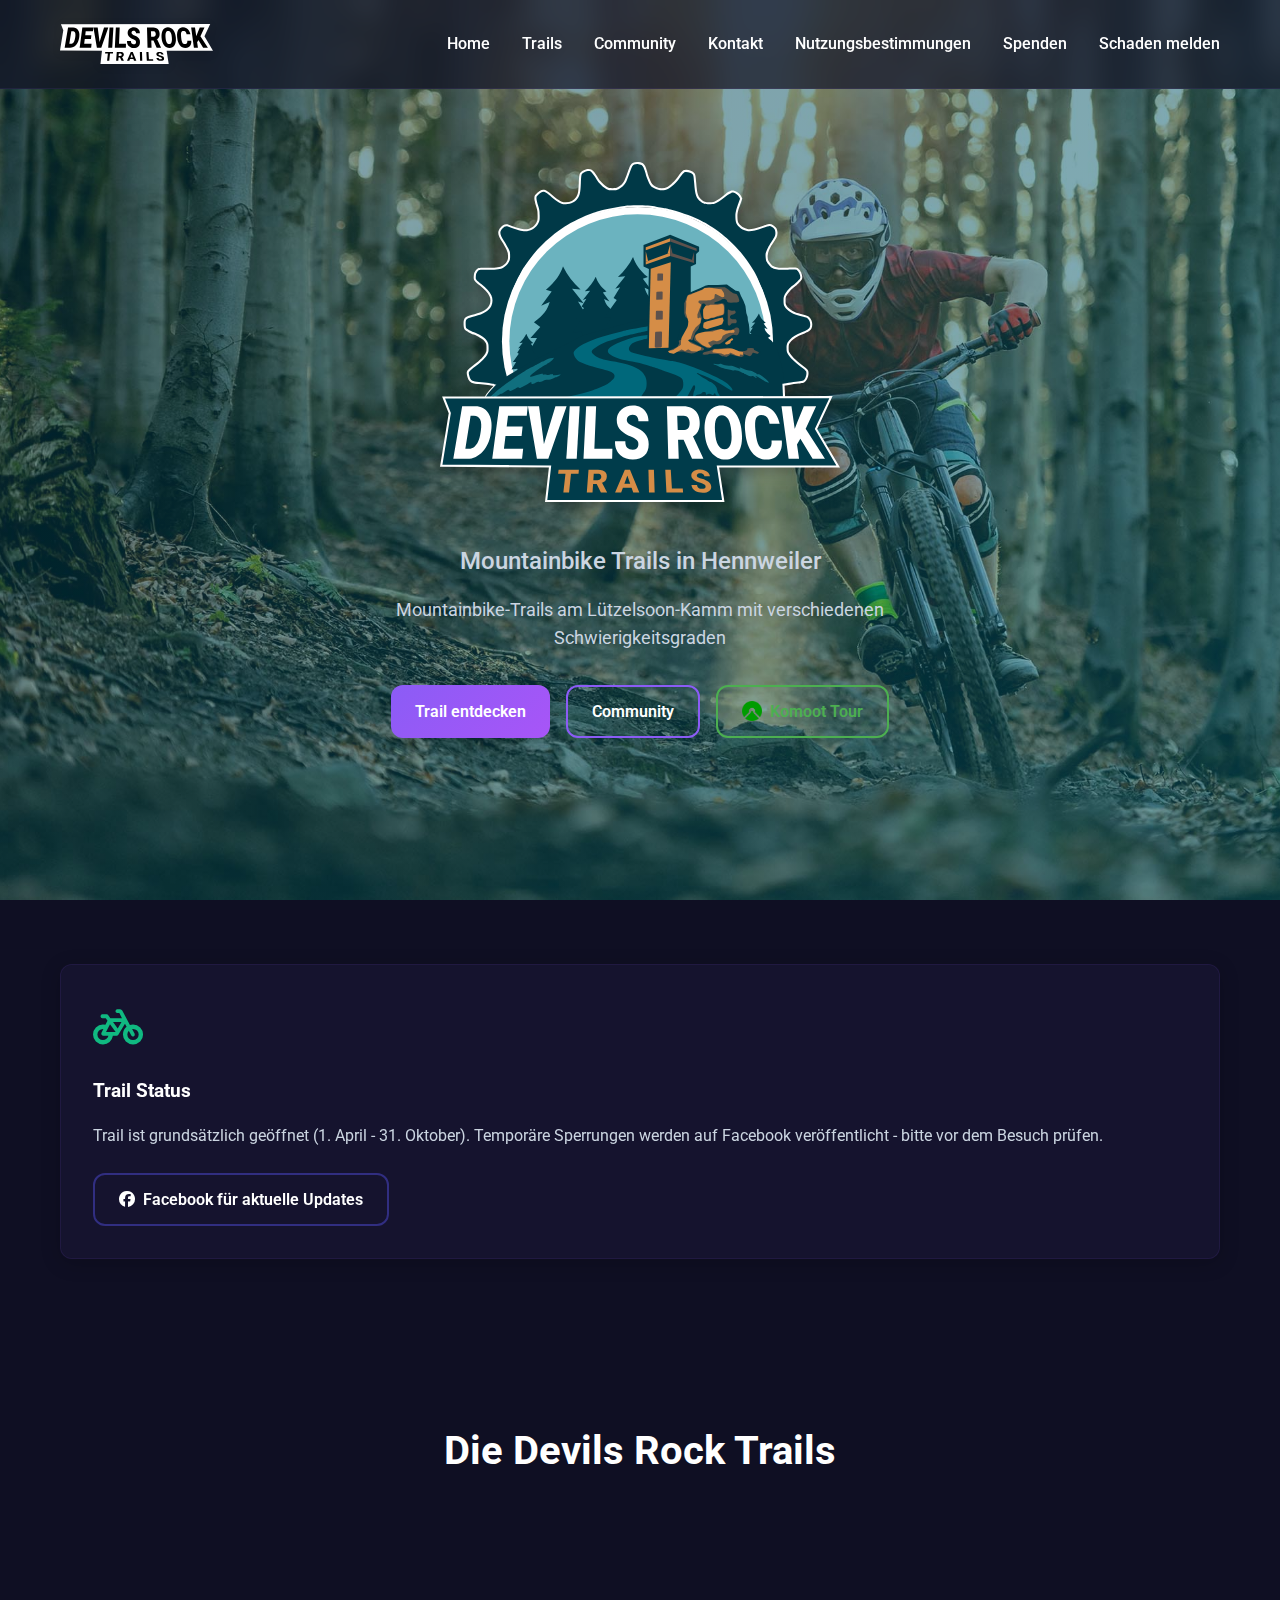
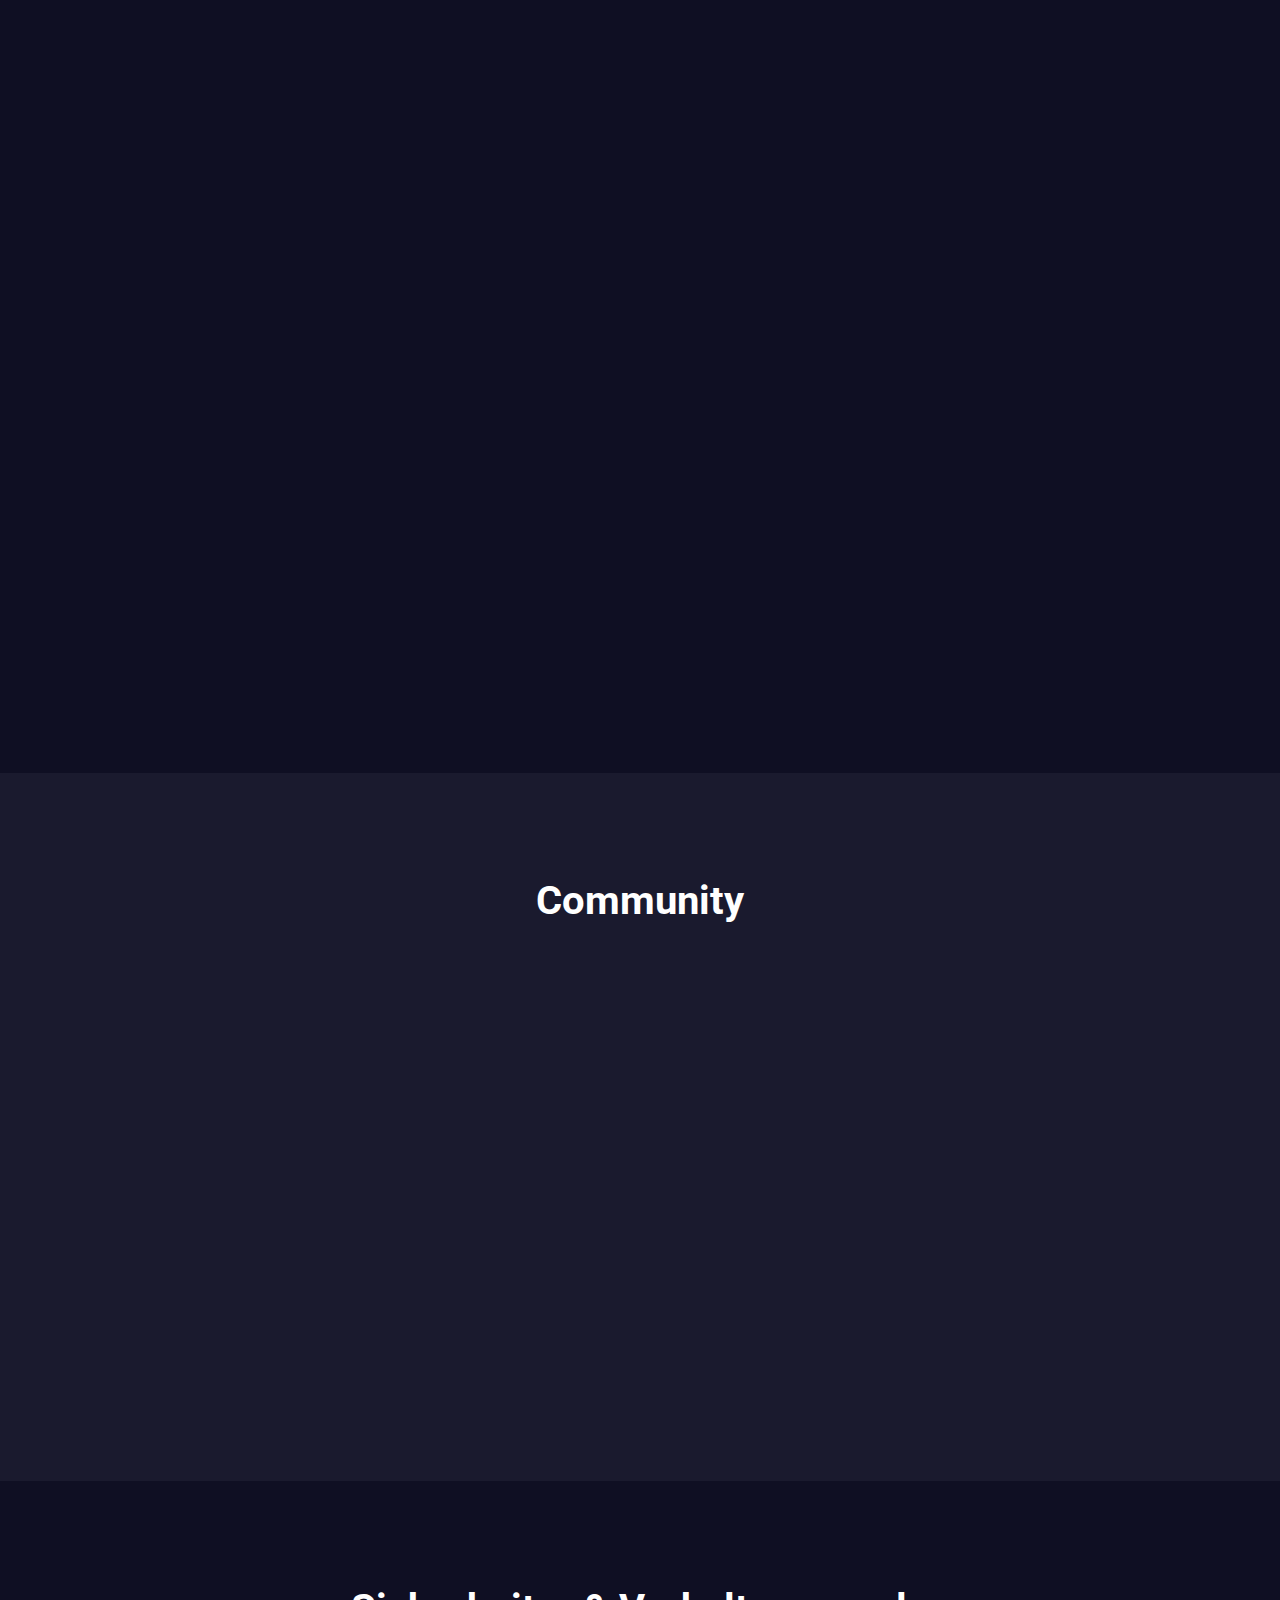
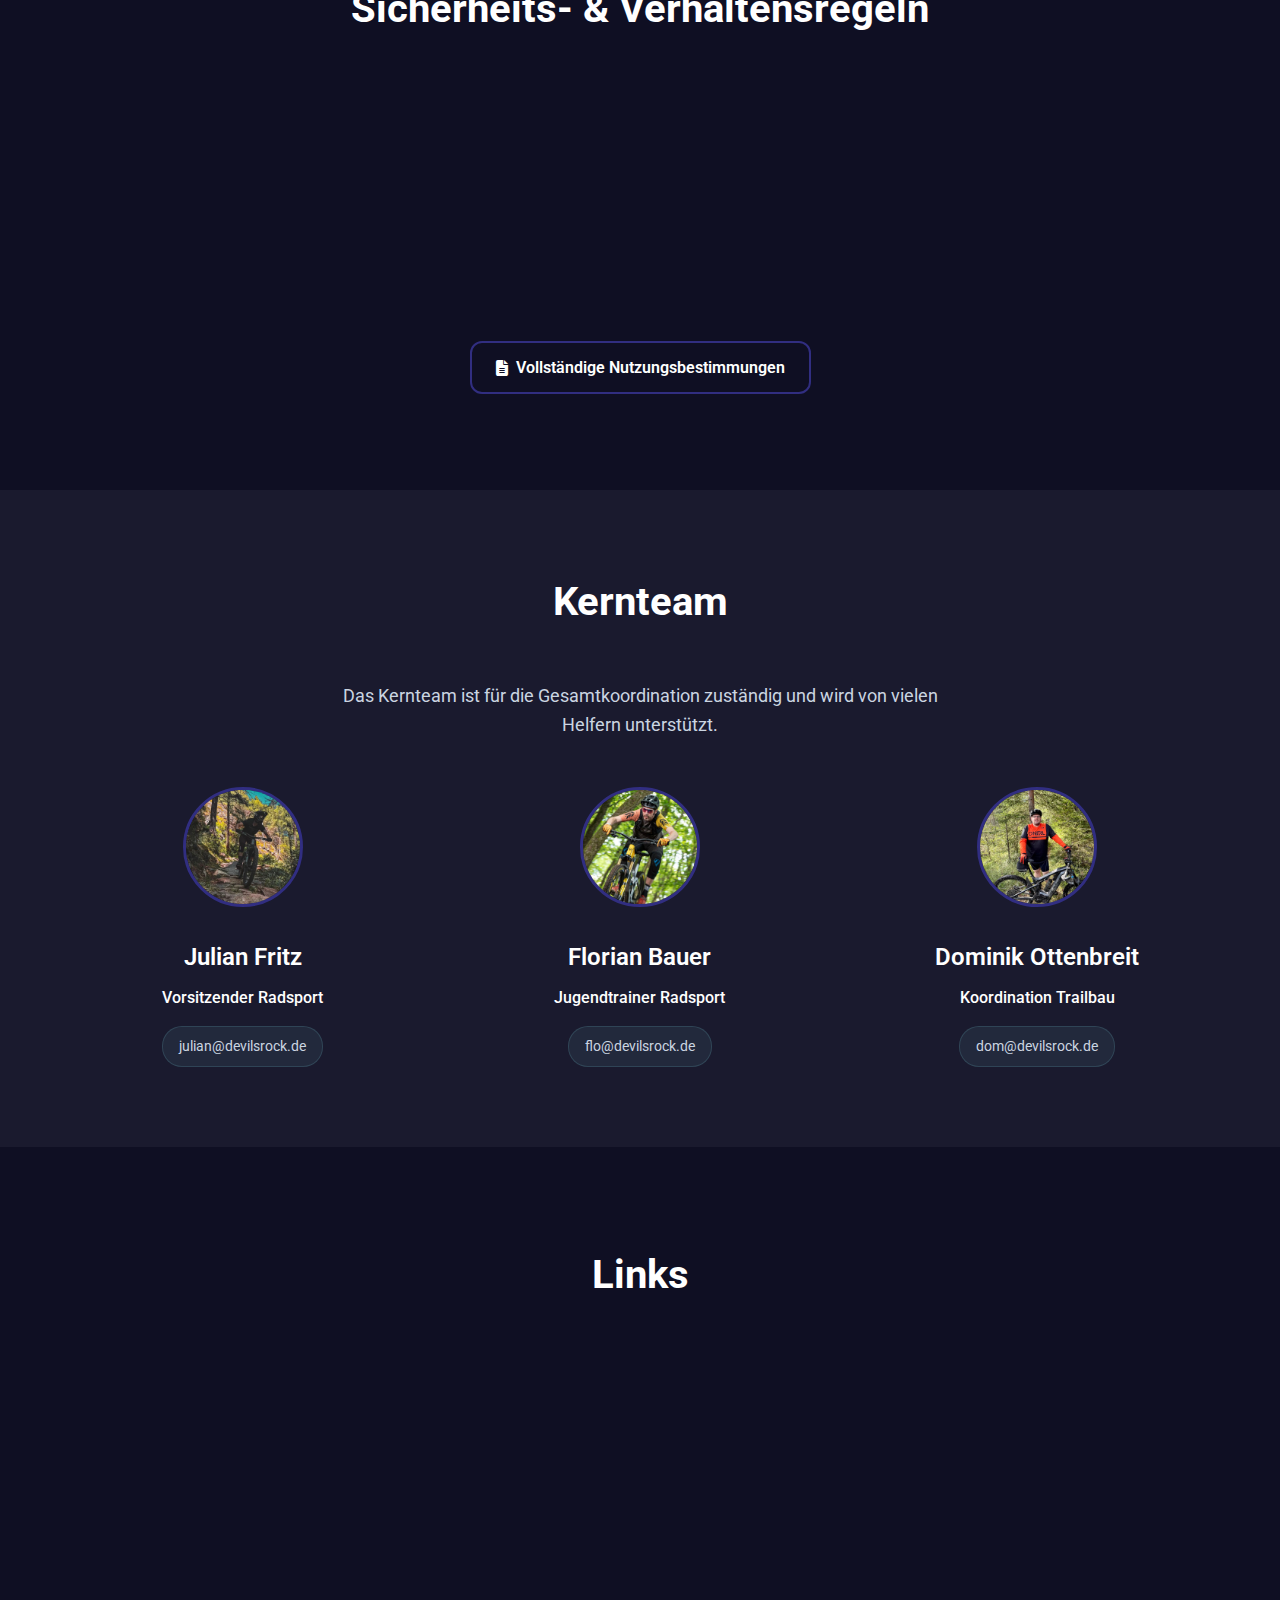
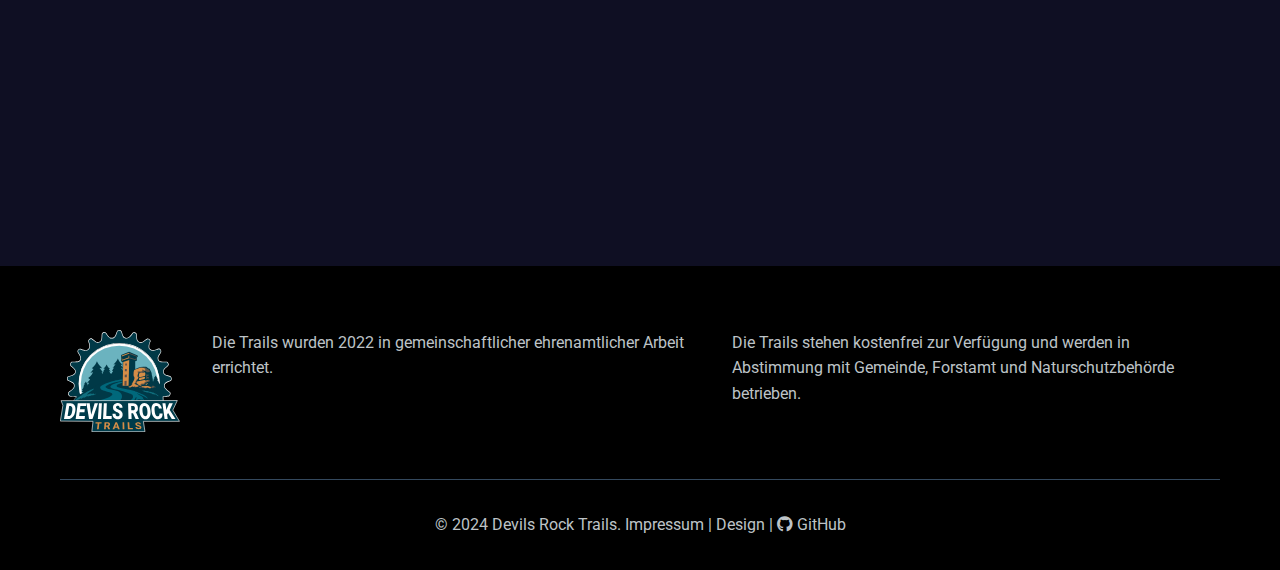
<file: index.html>
<!DOCTYPE html>
<html lang="de">
<head>
    <meta charset="UTF-8">
    <meta name="viewport" content="width=device-width, initial-scale=1.0">
    <title>Devils Rock Trails - Mountainbike Trails in Hennweiler</title>
    <meta name="description" content="Die Devils Rock Trails in Hennweiler - Mountainbike-Trails im Lützelsoon-Kamm. Kostenlos nutzbar von April bis November.">
    <link rel="icon" type="image/png" href="assets/icons/icon.png">
    <link rel="stylesheet" href="css/base.css">
    <link rel="stylesheet" href="css/components.css">
    <link rel="stylesheet" href="css/layout.css">
    <link rel="stylesheet" href="css/pages.css">
    <link rel="preconnect" href="https://fonts.googleapis.com">
    <link rel="preconnect" href="https://fonts.gstatic.com" crossorigin>
    <link href="https://fonts.googleapis.com/css2?family=Roboto:wght@300;400;500;700;900&display=swap" rel="stylesheet">
    <link rel="stylesheet" href="https://cdnjs.cloudflare.com/ajax/libs/font-awesome/6.4.0/css/all.min.css">
</head>
<body>
    <!-- Navigation -->
    <div id="nav-placeholder"></div>

    <!-- Hero Section -->
    <section id="home" class="hero">
        <div class="hero-content">
            <div class="hero-logo">
                <img src="assets/logo/logo-komplett/drt-logo-schwarzer-hintergrund.svg" alt="Devils Rock Trails Logo" class="hero-logo-img">
            </div>
            <p class="hero-subtitle">Mountainbike Trails in Hennweiler</p>
            <p class="hero-description">Mountainbike-Trails am Lützelsoon-Kamm mit verschiedenen Schwierigkeitsgraden</p>
            <div class="hero-buttons">
                <a href="#trail" class="btn btn-primary">Trail entdecken</a>
                <a href="#community" class="btn btn-secondary">Community</a>
                <a href="https://www.komoot.com/tour/2468852361" target="_blank" class="btn btn-komoot">
                    <img src="assets/icons/komoot-logo.png" alt="Komoot" class="komoot-icon">
                    Komoot Tour
                </a>
            </div>
        </div>
    </section>

    <!-- Trail Status -->
    <section class="status-section">
        <div class="container">
            <div class="status-card" id="trail-status">
                <div class="status-icon">
                    <i class="fas fa-bicycle" id="status-icon"></i>
                </div>
                <div class="status-content">
                    <h3>Trail Status</h3>
                    <p id="status-message">Lade Trail-Status...</p>
                    <a href="https://www.facebook.com/profile.php?id=100076197633953" target="_blank" class="btn btn-outline" id="status-button">
                        <i class="fab fa-facebook"></i>
                        Facebook für Updates
                    </a>
                </div>
            </div>
        </div>
    </section>

    <!-- Trail Information -->
    <section id="trail" class="trail-section">
        <div class="container">
            <h2>Die Devils Rock Trails</h2>
            <div class="trail-grid">
                <div class="trail-card">
                    <div class="card-icon">
                        <i class="fas fa-map-marker-alt"></i>
                    </div>
                    <h3>Lage & Zugang</h3>
                    <p>Der Einstieg befindet sich am Sportgelände des FC Viktoria Hennweiler. Über ausgeschilderte Forstwege gelangt man zum Trail am Kamm des Lützelsoon, östlich der Teufelshütte.</p>
                </div>
                
                <div class="trail-card">
                    <div class="card-icon">
                        <i class="fas fa-route"></i>
                    </div>
                    <h3>Streckenverlauf</h3>
                    <p>Die Trails gliedern sich in verschiedene Abschnitte: technisch anspruchsvolle Passagen, flache Übungsbereiche und flowige Abschnitte mit speziellem Sandbelag.</p>
                </div>
                
                <div class="trail-card">
                    <div class="card-icon">
                        <i class="fas fa-signal"></i>
                    </div>
                    <h3>Technikniveau</h3>
                    <p>Ideal für Mountainbiker mit sicherer Fahrtechnik. Rote Markierung erfordert technisches Können, blaue Bereiche sind einfacher befahrbar.</p>
                </div>
                
                <div class="trail-card">
                    <div class="card-icon">
                        <i class="fas fa-calendar-alt"></i>
                    </div>
                    <h3>Öffnungszeiten</h3>
                    <p>Geöffnet von 1. April bis 1. November. Bei Nässe oder Unwettern bleiben die Trails gesperrt. Aktuelle Informationen über Social Media.</p>
                </div>
                
                <div class="trail-card">
                    <div class="card-icon">
                        <i class="fas fa-child"></i>
                    </div>
                    <h3>Kinder- und Jugendtraining</h3>
                    <p>In der Regel wird in der Ferienzeit ein Kinder- und Jugendtraining im Rahmen des Ferienprogramms der VG Kirner Land angeboten.</p>
                </div>
                
                <div class="trail-card">
                    <div class="card-icon">
                        <i class="fas fa-users"></i>
                    </div>
                    <h3>Radsportabteilung FC Viktoria</h3>
                    <p>Wir sind die Radsportabteilung des FC Viktoria Hennweiler und arbeiten gemeinnützig als Sportverein für die Mountainbike-Community.</p>
                </div>
            </div>
        </div>
    </section>

    <!-- Community Section -->
    <section id="community" class="community-section">
        <div class="container">
            <h2>Community</h2>
            <div class="community-grid">
                <div class="community-card">
                    <div class="card-icon">
                        <i class="fab fa-facebook"></i>
                    </div>
                    <h3>Facebook Community</h3>
                    <p>Aktuelle Informationen, Hinweise zu Veranstaltungen, Trail-Status und Community-Updates</p>
                    <a href="https://www.facebook.com/profile.php?id=100076197633953" target="_blank" class="btn btn-primary">
                        <i class="fab fa-facebook"></i>
                        Facebook besuchen
                    </a>
                </div>
                
                <div class="community-card">
                    <div class="card-icon">
                        <i class="fab fa-whatsapp"></i>
                    </div>
                    <h3>WhatsApp Community</h3>
                    <p>Beitreten zu verschiedenen Untergruppen: Bauteam, "Bike Flohmarkt" oder "Bock zu Biken" für spontane Mountainbike-Touren</p>
                    <a href="https://chat.whatsapp.com/CEPt7TiijKc3xoyRv0TyBc?mode=ac_t" target="_blank" class="btn btn-primary">
                        <i class="fab fa-whatsapp"></i>
                        WhatsApp beitreten
                    </a>
                </div>
                
                <div class="community-card">
                    <div class="card-icon">
                        <i class="fas fa-users"></i>
                    </div>
                    <h3>Community Rides</h3>
                    <p><strong>Sommersaison:</strong> Mittwoch Abend<br><strong>Wintersaison:</strong> Sonntag Vormittag<br>News und Details über die WhatsApp Community. Gäste sind willkommen!</p>
                    <a href="https://chat.whatsapp.com/CEPt7TiijKc3xoyRv0TyBc?mode=ac_t" target="_blank" class="btn btn-primary">
                        <i class="fab fa-whatsapp"></i>
                        WhatsApp beitreten
                    </a>
                </div>
            </div>
        </div>
    </section>

    <!-- Safety Rules -->
    <section class="safety-section">
        <div class="container">
            <h2>Sicherheits- & Verhaltensregeln</h2>
            <div class="rules-grid">
                <div class="rule-item">
                    <i class="fas fa-exclamation-triangle"></i>
                    <p>Nutzung auf eigene Gefahr. Absolute Helmpflicht! Protektoren empfohlen.</p>
                </div>
                <div class="rule-item">
                    <i class="fas fa-route"></i>
                    <p>Nur beschilderte Trail-Abschnitte nutzen. Hinweise zu gesperrten Waldbereichen beachten.</p>
                </div>
                <div class="rule-item">
                    <i class="fas fa-walking"></i>
                    <p>Fußgänger haben die Trails nicht zu betreten. Bei Begegnungen mit Fußgängern bitte Rücksicht nehmen und langsam fahren.</p>
                </div>
                <div class="rule-item">
                    <i class="fas fa-heart"></i>
                    <p>Rücksicht auf andere Nutzer und Umwelt wie in den DIMB‑Trailrules beschrieben.</p>
                </div>
            </div>
            <div class="safety-footer">
                <a href="pages/nutzungsbestimmungen.html" class="btn btn-outline">
                    <i class="fas fa-file-alt"></i>
                    Vollständige Nutzungsbestimmungen
                </a>
            </div>
        </div>
    </section>

    <!-- Team Section -->
    <section id="team" class="team-section">
        <div class="container">
            <h2>Kernteam</h2>
            <p class="team-description">Das Kernteam ist für die Gesamtkoordination zuständig und wird von vielen Helfern unterstützt.</p>
            <div class="team-grid">
                <div class="team-member">
                    <img src="assets/team/julian-fritz.jpg" alt="Julian Fritz" class="team-photo">
                    <h3>Julian Fritz</h3>
                    <p class="team-role">Vorsitzender Radsport</p>
                    <a href="mailto:julian@devilsrock.de" class="team-email">julian@devilsrock.de</a>
                </div>
                
                <div class="team-member">
                    <img src="assets/team/florian-bauer.jpg" alt="Florian Bauer" class="team-photo">
                    <h3>Florian Bauer</h3>
                    <p class="team-role">Jugendtrainer Radsport</p>
                    <a href="mailto:flo@devilsrock.de" class="team-email">flo@devilsrock.de</a>
                </div>
                
                <div class="team-member">
                    <img src="assets/team/dominik-ottenbreit.jpg" alt="Dominik Ottenbreit" class="team-photo">
                    <h3>Dominik Ottenbreit</h3>
                    <p class="team-role">Koordination Trailbau</p>
                    <a href="mailto:dom@devilsrock.de" class="team-email">dom@devilsrock.de</a>
                </div>
            </div>
        </div>
    </section>

    <!-- Links Section -->
    <section class="contact-section">
        <div class="container">
            <h2>Links</h2>
            <div class="contact-grid">
                <div class="contact-card">
                    <h3>Social Media</h3>
                    <div class="social-links">
                        <a href="https://www.facebook.com/profile.php?id=100076197633953" target="_blank" class="social-link">
                            <i class="fab fa-facebook"></i>
                            <span>Facebook</span>
                        </a>
                        <a href="https://www.instagram.com/devils_rock_trail_hennweiler" target="_blank" class="social-link">
                            <i class="fab fa-instagram"></i>
                            <span>Instagram</span>
                        </a>
                        <a href="https://chat.whatsapp.com/CEPt7TiijKc3xoyRv0TyBc?mode=ac_t" target="_blank" class="social-link">
                            <i class="fab fa-whatsapp"></i>
                            <span>WhatsApp Community</span>
                        </a>
                        <a href="https://www.komoot.com/tour/2468852361" target="_blank" class="social-link">
                            <img src="assets/icons/komoot-logo.png" alt="Komoot" class="komoot-icon">
                            <span>Komoot Tour</span>
                        </a>
                    </div>
                </div>
                
                <div class="contact-card">
                    <h3>Weitere Informationen</h3>
                    <div class="info-links">
                        <a href="https://fchennweiler.de/" target="_blank" class="info-link">
                            <i class="fas fa-external-link-alt"></i>
                            <span>FC Viktoria Hennweiler</span>
                        </a>
                        <a href="https://kirner-land.de" target="_blank" class="info-link">
                            <i class="fas fa-external-link-alt"></i>
                            <span>Verbandsgemeinde Kirner Land</span>
                        </a>
                        <a href="https://hennweiler.de" target="_blank" class="info-link">
                            <i class="fas fa-external-link-alt"></i>
                            <span>Ortsgemeinde Hennweiler</span>
                        </a>
                        <a href="https://fchennweiler.de/impressum/" target="_blank" class="info-link">
                            <i class="fas fa-external-link-alt"></i>
                            <span>Impressum</span>
                        </a>
                    </div>
                </div>
            </div>
        </div>
    </section>

    <!-- Footer -->
    <div id="footer-placeholder"></div>

    <script src="components.js"></script>
    <script src="js/navigation.js"></script>
    <script src="js/animations.js"></script>
    <script src="js/trail-status.js"></script>
</body>
</html>
</file>
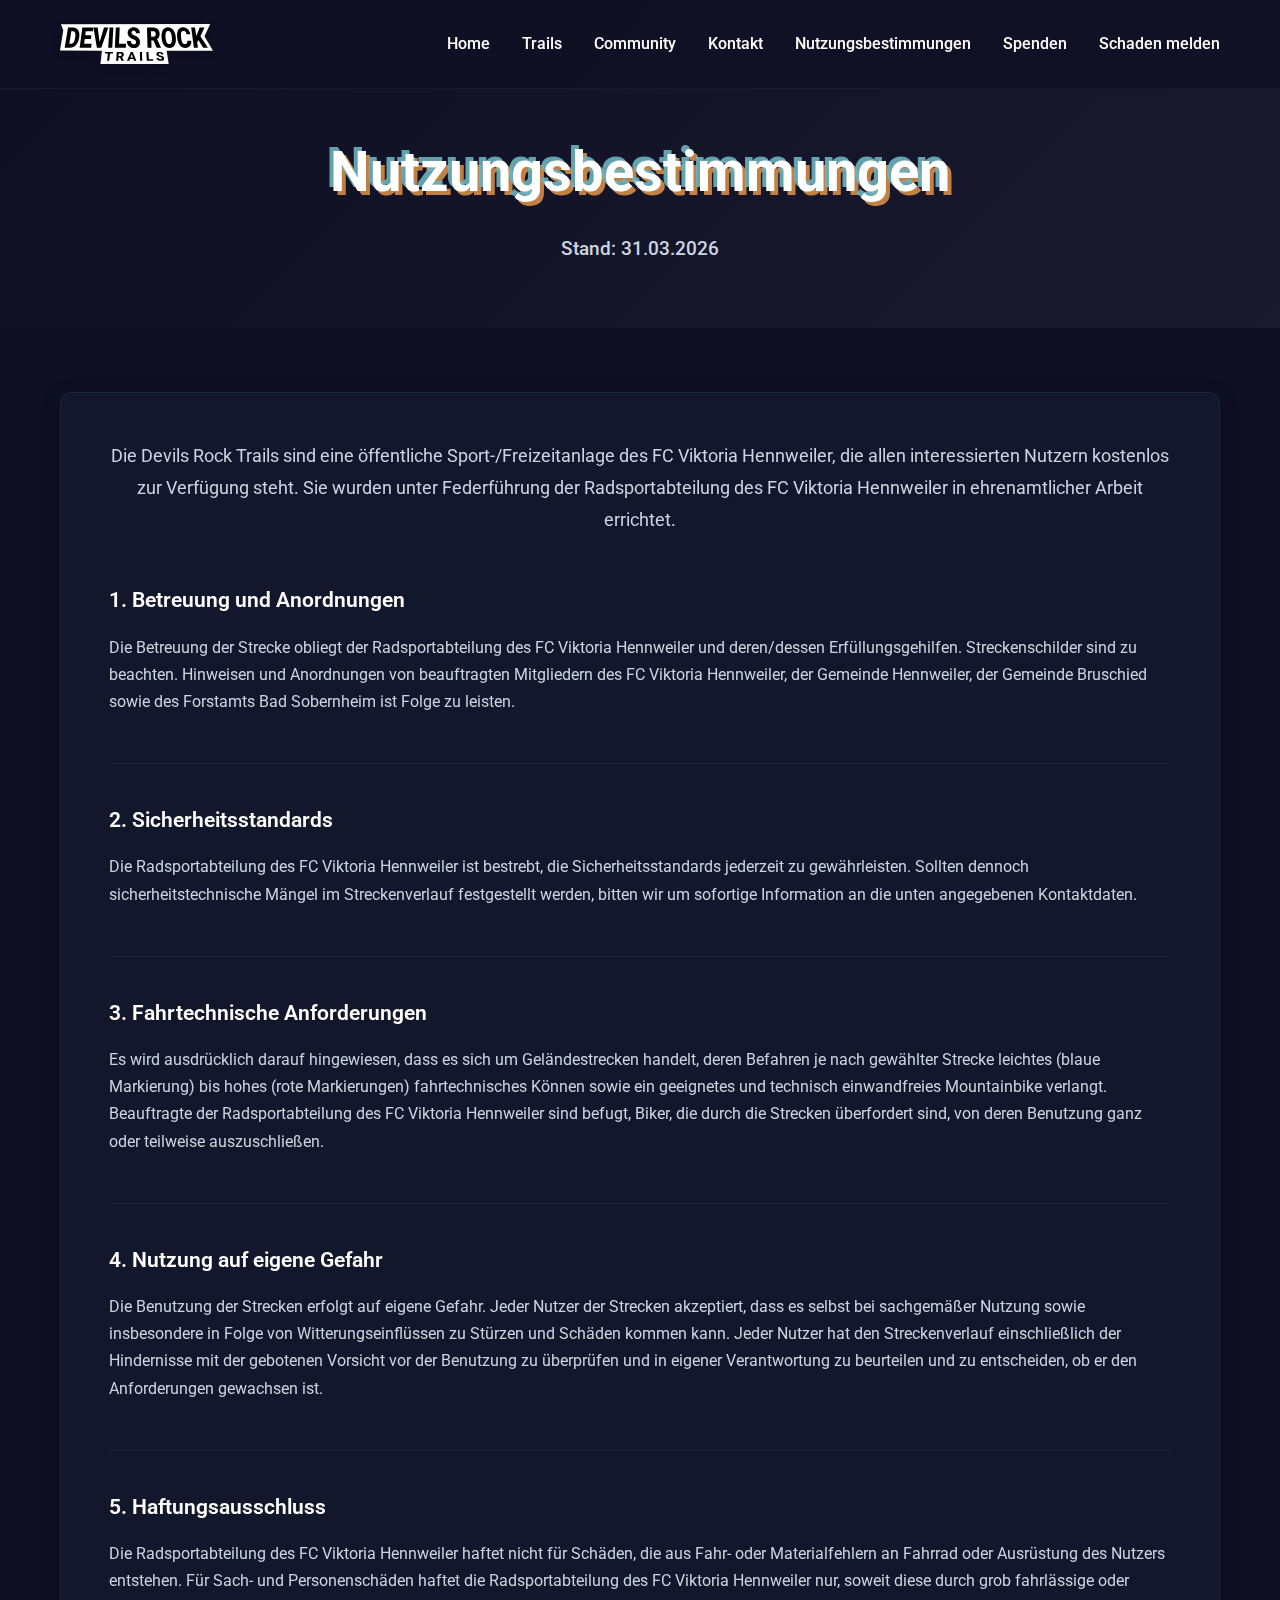
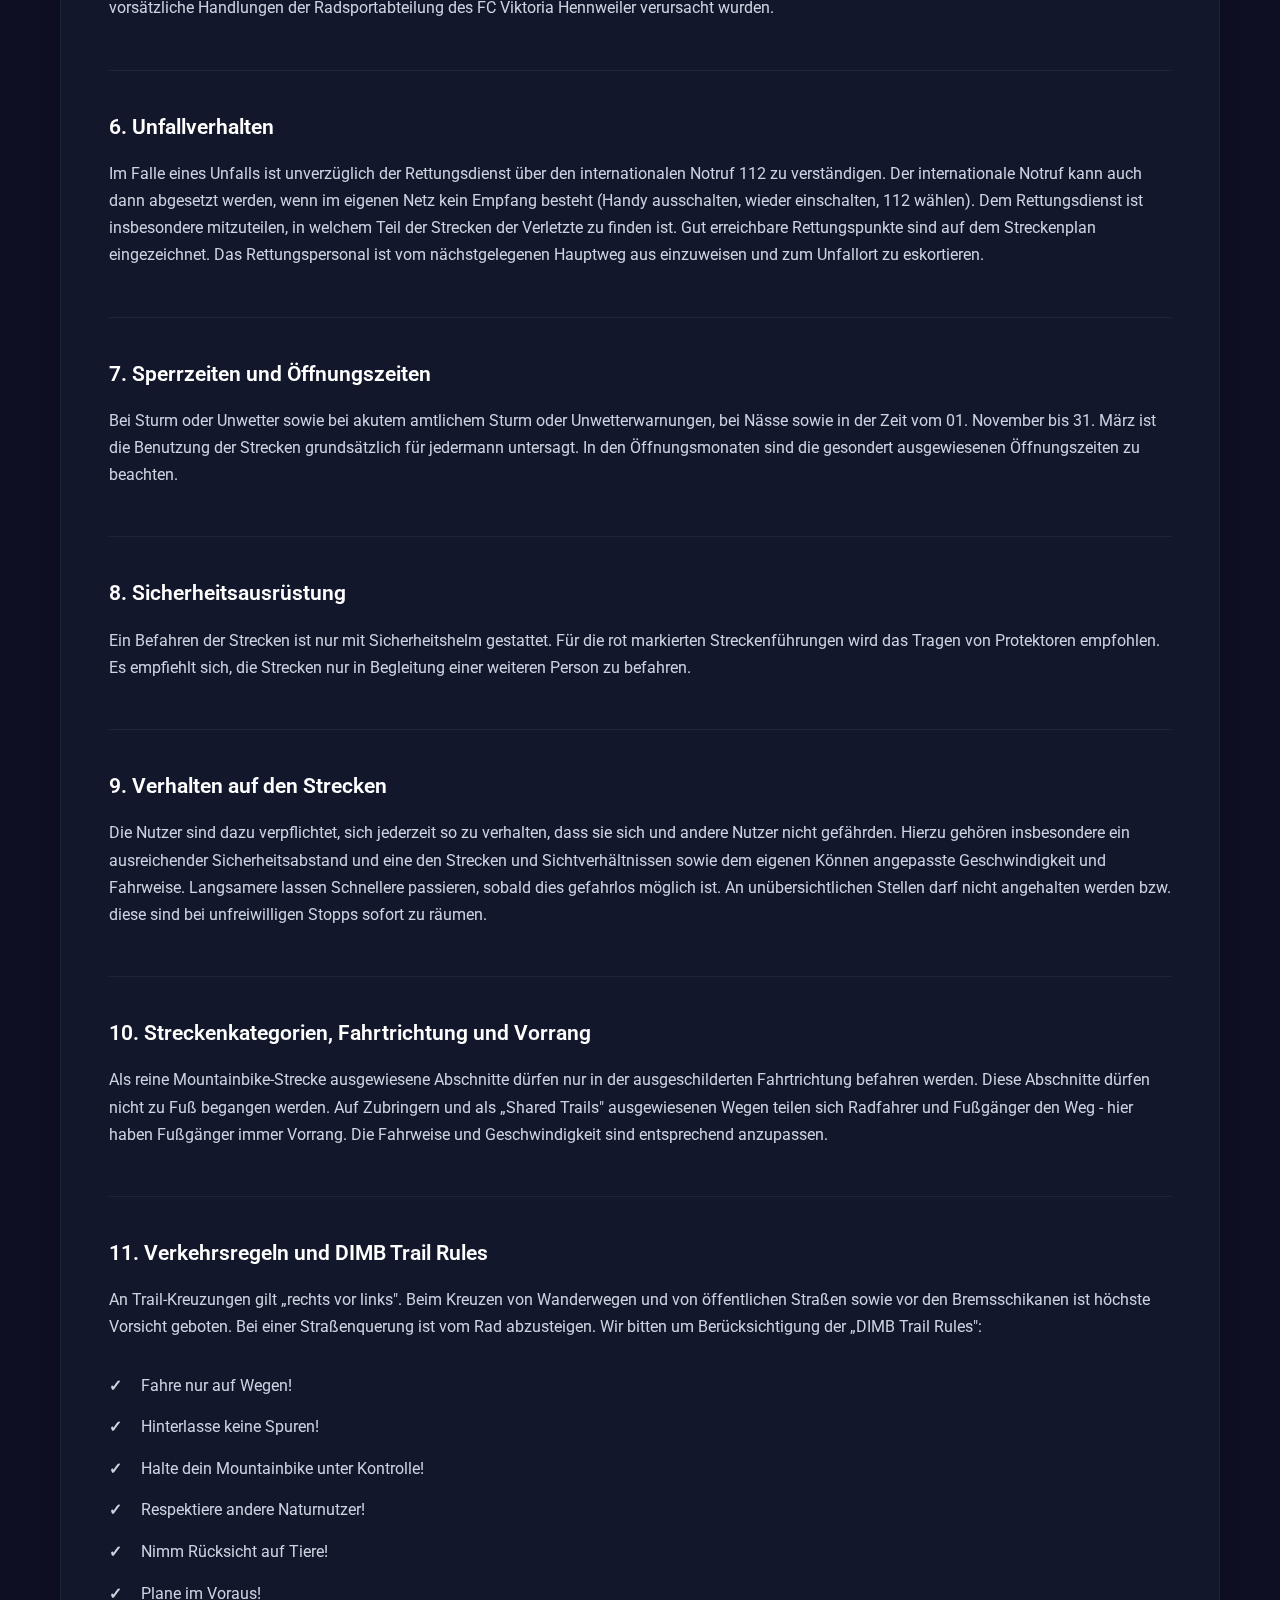
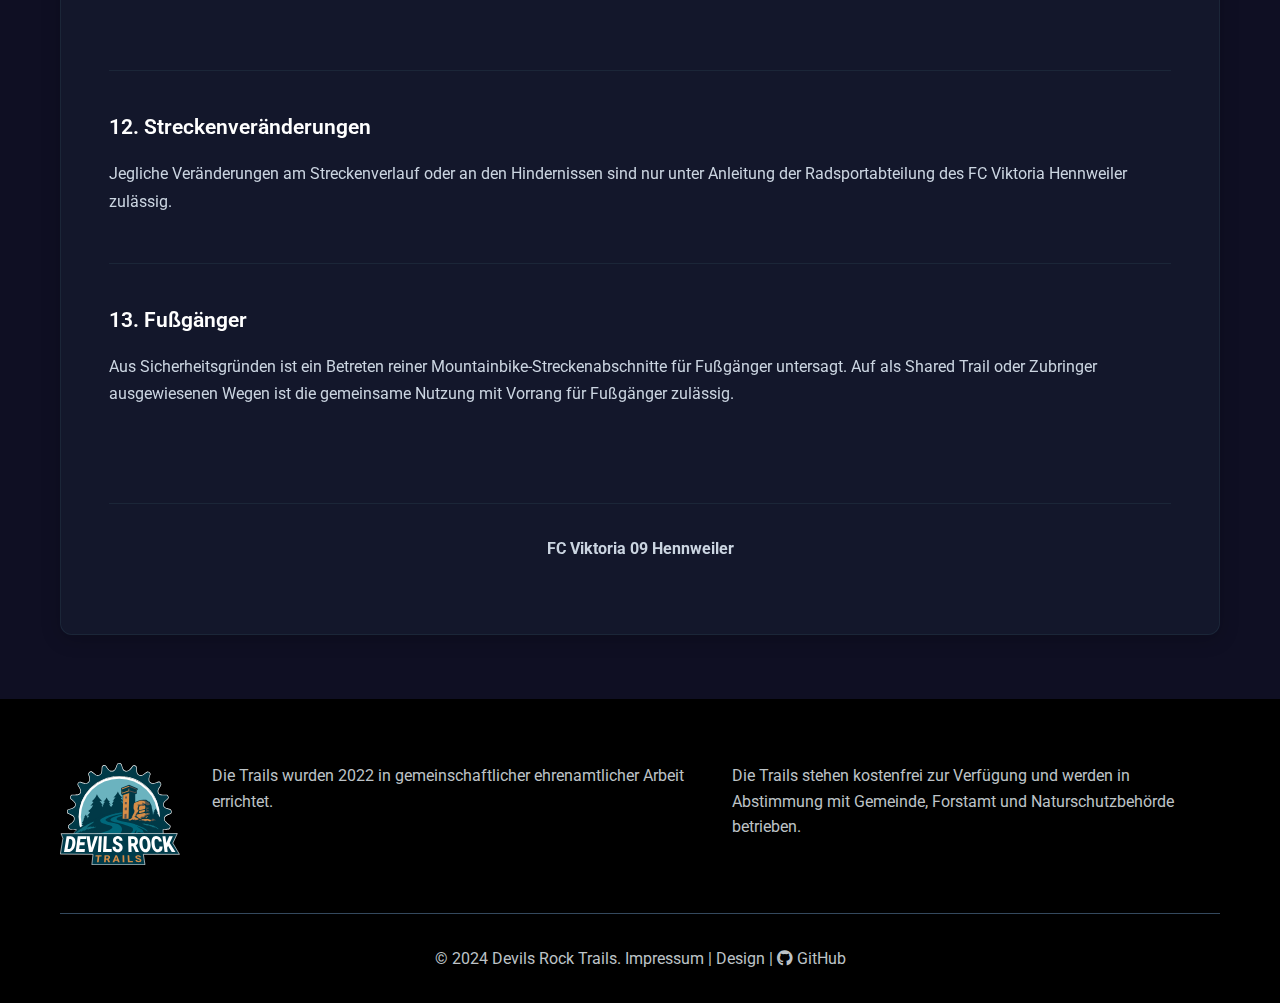
<file: nutzungsbestimmungen/index.html>
<!DOCTYPE html>
<html lang="de">
<head>
    <meta charset="UTF-8">
    <meta name="viewport" content="width=device-width, initial-scale=1.0">
    <title>Nutzungsbestimmungen - Devils Rock Trails</title>
    <meta name="description" content="Nutzungsbestimmungen für die Devils Rock Trails in Hennweiler - Offizielle Regeln und Sicherheitshinweise">
    <link rel="icon" type="image/png" href="../assets/icons/icon.png">
    <link rel="stylesheet" href="../css/base.css">
    <link rel="stylesheet" href="../css/components.css">
    <link rel="stylesheet" href="../css/layout.css">
    <link rel="stylesheet" href="../css/pages.css">
    <link rel="preconnect" href="https://fonts.googleapis.com">
    <link rel="preconnect" href="https://fonts.gstatic.com" crossorigin>
    <link href="https://fonts.googleapis.com/css2?family=Roboto:wght@300;400;500;700;900&display=swap" rel="stylesheet">
    <link rel="stylesheet" href="https://cdnjs.cloudflare.com/ajax/libs/font-awesome/6.4.0/css/all.min.css">
</head>
<body class="subpage legal-page">
    <div id="nav-placeholder"></div>

    <div id="header-placeholder" data-title="Nutzungsbestimmungen" data-subtitle="Stand: 31.03.2026"></div>

    <section class="content-section">
        <div class="container">
            <div class="content-card">
                <div class="intro-text">
                    <p>Die Devils Rock Trails sind eine öffentliche Sport-/Freizeitanlage des FC Viktoria Hennweiler, die allen interessierten Nutzern kostenlos zur Verfügung steht. Sie wurden unter Federführung der Radsportabteilung des FC Viktoria Hennweiler in ehrenamtlicher Arbeit errichtet.</p>
                </div>

                <div class="rules-list">
                    <div class="rule-item-detailed">
                        <h3>1. Betreuung und Anordnungen</h3>
                        <p>Die Betreuung der Strecke obliegt der Radsportabteilung des FC Viktoria Hennweiler und deren/dessen Erfüllungsgehilfen. Streckenschilder sind zu beachten. Hinweisen und Anordnungen von beauftragten Mitgliedern des FC Viktoria Hennweiler, der Gemeinde Hennweiler, der Gemeinde Bruschied sowie des Forstamts Bad Sobernheim ist Folge zu leisten.</p>
                    </div>

                    <div class="rule-item-detailed">
                        <h3>2. Sicherheitsstandards</h3>
                        <p>Die Radsportabteilung des FC Viktoria Hennweiler ist bestrebt, die Sicherheitsstandards jederzeit zu gewährleisten. Sollten dennoch sicherheitstechnische Mängel im Streckenverlauf festgestellt werden, bitten wir um sofortige Information an die unten angegebenen Kontaktdaten.</p>
                    </div>

                    <div class="rule-item-detailed">
                        <h3>3. Fahrtechnische Anforderungen</h3>
                        <p>Es wird ausdrücklich darauf hingewiesen, dass es sich um Geländestrecken handelt, deren Befahren je nach gewählter Strecke leichtes (blaue Markierung) bis hohes (rote Markierungen) fahrtechnisches Können sowie ein geeignetes und technisch einwandfreies Mountainbike verlangt. Beauftragte der Radsportabteilung des FC Viktoria Hennweiler sind befugt, Biker, die durch die Strecken überfordert sind, von deren Benutzung ganz oder teilweise auszuschließen.</p>
                    </div>

                    <div class="rule-item-detailed">
                        <h3>4. Nutzung auf eigene Gefahr</h3>
                        <p>Die Benutzung der Strecken erfolgt auf eigene Gefahr. Jeder Nutzer der Strecken akzeptiert, dass es selbst bei sachgemäßer Nutzung sowie insbesondere in Folge von Witterungseinflüssen zu Stürzen und Schäden kommen kann. Jeder Nutzer hat den Streckenverlauf einschließlich der Hindernisse mit der gebotenen Vorsicht vor der Benutzung zu überprüfen und in eigener Verantwortung zu beurteilen und zu entscheiden, ob er den Anforderungen gewachsen ist.</p>
                    </div>

                    <div class="rule-item-detailed">
                        <h3>5. Haftungsausschluss</h3>
                        <p>Die Radsportabteilung des FC Viktoria Hennweiler haftet nicht für Schäden, die aus Fahr- oder Materialfehlern an Fahrrad oder Ausrüstung des Nutzers entstehen. Für Sach- und Personenschäden haftet die Radsportabteilung des FC Viktoria Hennweiler nur, soweit diese durch grob fahrlässige oder vorsätzliche Handlungen der Radsportabteilung des FC Viktoria Hennweiler verursacht wurden.</p>
                    </div>

                    <div class="rule-item-detailed">
                        <h3>6. Unfallverhalten</h3>
                        <p>Im Falle eines Unfalls ist unverzüglich der Rettungsdienst über den internationalen Notruf 112 zu verständigen. Der internationale Notruf kann auch dann abgesetzt werden, wenn im eigenen Netz kein Empfang besteht (Handy ausschalten, wieder einschalten, 112 wählen). Dem Rettungsdienst ist insbesondere mitzuteilen, in welchem Teil der Strecken der Verletzte zu finden ist. Gut erreichbare Rettungspunkte sind auf dem Streckenplan eingezeichnet. Das Rettungspersonal ist vom nächstgelegenen Hauptweg aus einzuweisen und zum Unfallort zu eskortieren.</p>
                    </div>

                    <div class="rule-item-detailed">
                        <h3>7. Sperrzeiten und Öffnungszeiten</h3>
                        <p>Bei Sturm oder Unwetter sowie bei akutem amtlichem Sturm oder Unwetterwarnungen, bei Nässe sowie in der Zeit vom 01. November bis 31. März ist die Benutzung der Strecken grundsätzlich für jedermann untersagt. In den Öffnungsmonaten sind die gesondert ausgewiesenen Öffnungszeiten zu beachten.</p>
                    </div>

                    <div class="rule-item-detailed">
                        <h3>8. Sicherheitsausrüstung</h3>
                        <p>Ein Befahren der Strecken ist nur mit Sicherheitshelm gestattet. Für die rot markierten Streckenführungen wird das Tragen von Protektoren empfohlen. Es empfiehlt sich, die Strecken nur in Begleitung einer weiteren Person zu befahren.</p>
                    </div>

                    <div class="rule-item-detailed">
                        <h3>9. Verhalten auf den Strecken</h3>
                        <p>Die Nutzer sind dazu verpflichtet, sich jederzeit so zu verhalten, dass sie sich und andere Nutzer nicht gefährden. Hierzu gehören insbesondere ein ausreichender Sicherheitsabstand und eine den Strecken und Sichtverhältnissen sowie dem eigenen Können angepasste Geschwindigkeit und Fahrweise. Langsamere lassen Schnellere passieren, sobald dies gefahrlos möglich ist. An unübersichtlichen Stellen darf nicht angehalten werden bzw. diese sind bei unfreiwilligen Stopps sofort zu räumen.</p>
                    </div>

                    <div class="rule-item-detailed">
                        <h3>10. Streckenkategorien, Fahrtrichtung und Vorrang</h3>
                        <p>Als reine Mountainbike-Strecke ausgewiesene Abschnitte dürfen nur in der ausgeschilderten Fahrtrichtung befahren werden. Diese Abschnitte dürfen nicht zu Fuß begangen werden. Auf Zubringern und als „Shared Trails" ausgewiesenen Wegen teilen sich Radfahrer und Fußgänger den Weg - hier haben Fußgänger immer Vorrang. Die Fahrweise und Geschwindigkeit sind entsprechend anzupassen.</p>
                    </div>

                    <div class="rule-item-detailed">
                        <h3>11. Verkehrsregeln und DIMB Trail Rules</h3>
                        <p>An Trail-Kreuzungen gilt „rechts vor links". Beim Kreuzen von Wanderwegen und von öffentlichen Straßen sowie vor den Bremsschikanen ist höchste Vorsicht geboten. Bei einer Straßenquerung ist vom Rad abzusteigen. Wir bitten um Berücksichtigung der „DIMB Trail Rules":</p>
                        <ul class="dimb-rules">
                            <li>Fahre nur auf Wegen!</li>
                            <li>Hinterlasse keine Spuren!</li>
                            <li>Halte dein Mountainbike unter Kontrolle!</li>
                            <li>Respektiere andere Naturnutzer!</li>
                            <li>Nimm Rücksicht auf Tiere!</li>
                            <li>Plane im Voraus!</li>
                        </ul>
                    </div>

                    <div class="rule-item-detailed">
                        <h3>12. Streckenveränderungen</h3>
                        <p>Jegliche Veränderungen am Streckenverlauf oder an den Hindernissen sind nur unter Anleitung der Radsportabteilung des FC Viktoria Hennweiler zulässig.</p>
                    </div>

                    <div class="rule-item-detailed">
                        <h3>13. Fußgänger</h3>
                        <p>Aus Sicherheitsgründen ist ein Betreten reiner Mountainbike-Streckenabschnitte für Fußgänger untersagt. Auf als Shared Trail oder Zubringer ausgewiesenen Wegen ist die gemeinsame Nutzung mit Vorrang für Fußgänger zulässig.</p>
                    </div>
                </div>

                <div class="footer-note">
                    <p><strong>FC Viktoria 09 Hennweiler</strong></p>
                </div>
            </div>
        </div>
    </section>

    <div id="footer-placeholder"></div>

    <script src="../components.js"></script>
    <script src="../js/navigation.js"></script>
    <script src="../js/animations.js"></script>
    <script src="../js/trail-status.js"></script>
</body>
</html>
</file>
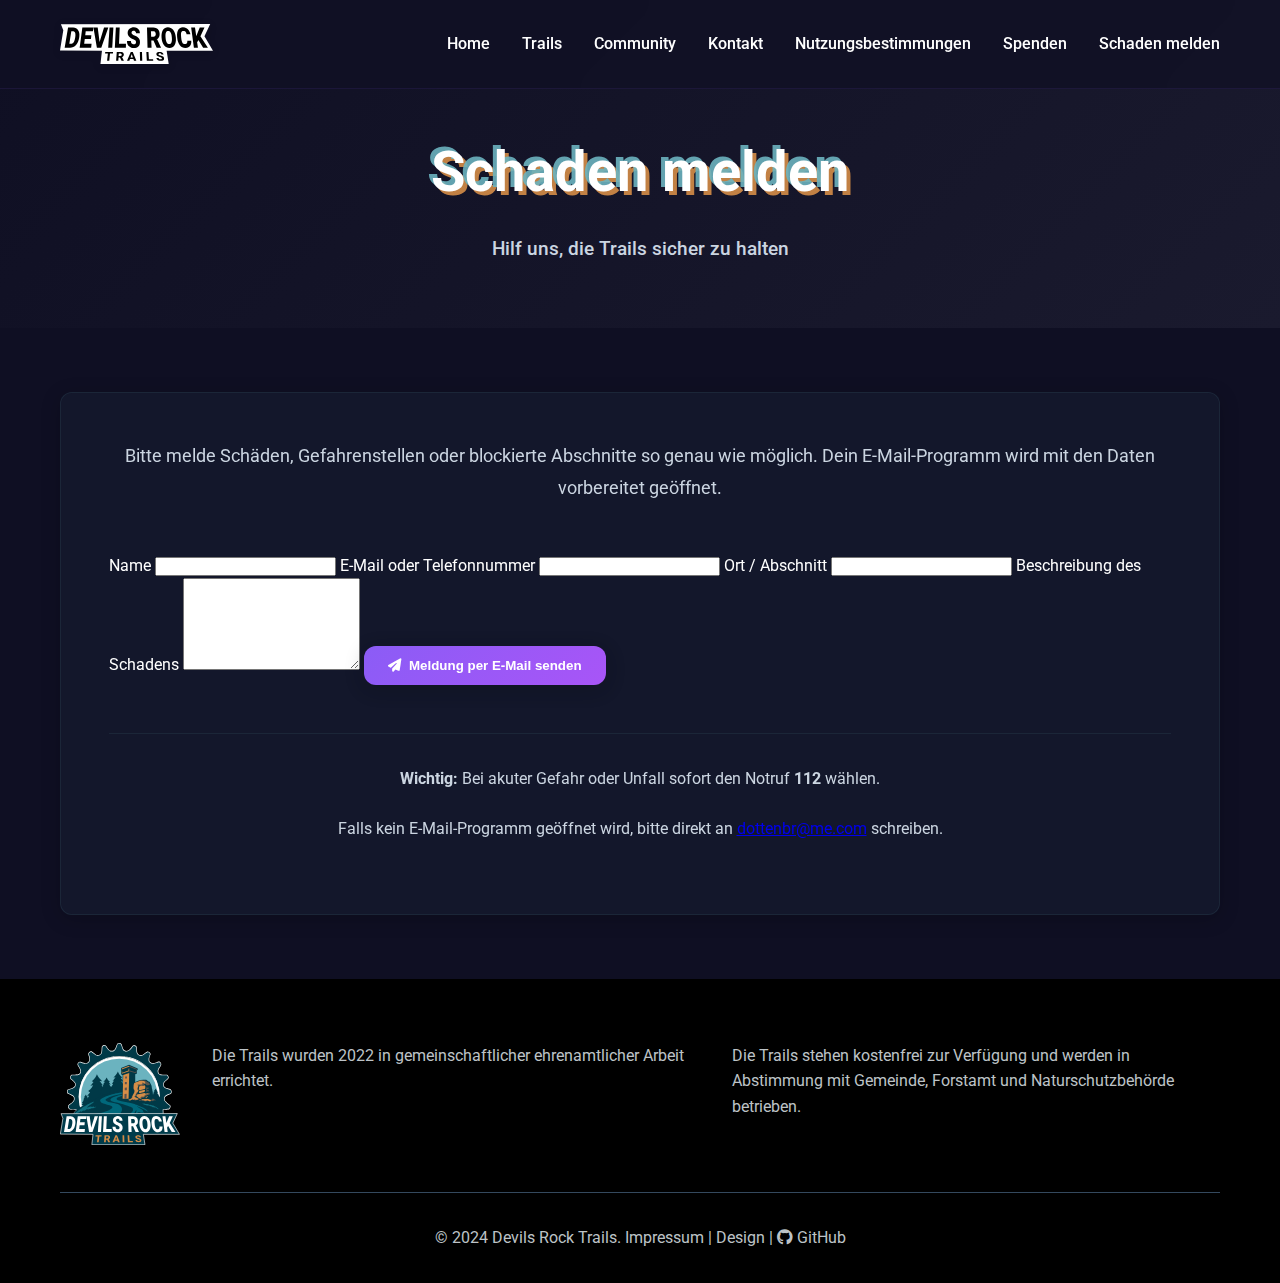
<file: schaden-melden/index.html>
<!DOCTYPE html>
<html lang="de">
<head>
    <meta charset="UTF-8">
    <meta name="viewport" content="width=device-width, initial-scale=1.0">
    <title>Schaden melden - Devils Rock Trails</title>
    <meta name="description" content="Schäden und sicherheitsrelevante Stellen auf den Devils Rock Trails melden.">
    <link rel="canonical" href="https://www.devilsrock.de/schaden-melden">
    <link rel="icon" type="image/png" href="../assets/icons/icon.png">
    <link rel="stylesheet" href="../css/base.css">
    <link rel="stylesheet" href="../css/components.css">
    <link rel="stylesheet" href="../css/layout.css">
    <link rel="stylesheet" href="../css/pages.css">
    <link rel="preconnect" href="https://fonts.googleapis.com">
    <link rel="preconnect" href="https://fonts.gstatic.com" crossorigin>
    <link href="https://fonts.googleapis.com/css2?family=Roboto:wght@300;400;500;700;900&display=swap" rel="stylesheet">
    <link rel="stylesheet" href="https://cdnjs.cloudflare.com/ajax/libs/font-awesome/6.4.0/css/all.min.css">
</head>
<body class="subpage">
    <div id="nav-placeholder"></div>

    <div id="header-placeholder" data-title="Schaden melden" data-subtitle="Hilf uns, die Trails sicher zu halten"></div>

    <section class="content-section">
        <div class="container">
            <div class="content-card">
                <div class="intro-text">
                    <p>Bitte melde Schäden, Gefahrenstellen oder blockierte Abschnitte so genau wie möglich. Dein E-Mail-Programm wird mit den Daten vorbereitet geöffnet.</p>
                </div>

                <form id="damage-form" class="damage-form" action="mailto:dottenbr@me.com" method="post" enctype="text/plain">
                    <label for="name">Name</label>
                    <input id="name" name="name" type="text" required>

                    <label for="contact">E-Mail oder Telefonnummer</label>
                    <input id="contact" name="contact" type="text" required>

                    <label for="location">Ort / Abschnitt</label>
                    <input id="location" name="location" type="text" required>

                    <label for="description">Beschreibung des Schadens</label>
                    <textarea id="description" name="description" rows="6" required></textarea>

                    <button type="submit" class="btn btn-primary">
                        <i class="fas fa-paper-plane"></i>
                        Meldung per E-Mail senden
                    </button>
                </form>

                <div class="footer-note">
                    <p><strong>Wichtig:</strong> Bei akuter Gefahr oder Unfall sofort den Notruf <strong>112</strong> wählen.</p>
                    <p>Falls kein E-Mail-Programm geöffnet wird, bitte direkt an <a href="mailto:dottenbr@me.com">dottenbr@me.com</a> schreiben.</p>
                </div>
            </div>
        </div>
    </section>

    <div id="footer-placeholder"></div>

    <script src="../components.js"></script>
    <script src="../js/navigation.js"></script>
    <script src="../js/animations.js"></script>
    <script src="../js/trail-status.js"></script>
    <script>
        document.addEventListener('DOMContentLoaded', function () {
            const form = document.getElementById('damage-form');
            if (!form) return;

            form.addEventListener('submit', function (event) {
                event.preventDefault();

                const name = document.getElementById('name')?.value.trim() || '';
                const contact = document.getElementById('contact')?.value.trim() || '';
                const location = document.getElementById('location')?.value.trim() || '';
                const description = document.getElementById('description')?.value.trim() || '';

                const subject = encodeURIComponent('Schadenmeldung Devils Rock Trails');
                const body = encodeURIComponent(
                    'Name: ' + name + '\n' +
                    'Kontakt: ' + contact + '\n' +
                    'Ort/Abschnitt: ' + location + '\n\n' +
                    'Beschreibung:\n' + description + '\n'
                );

                window.location.assign('mailto:dottenbr@me.com?subject=' + subject + '&body=' + body);
            });
        });
    </script>
</body>
</html>
</file>
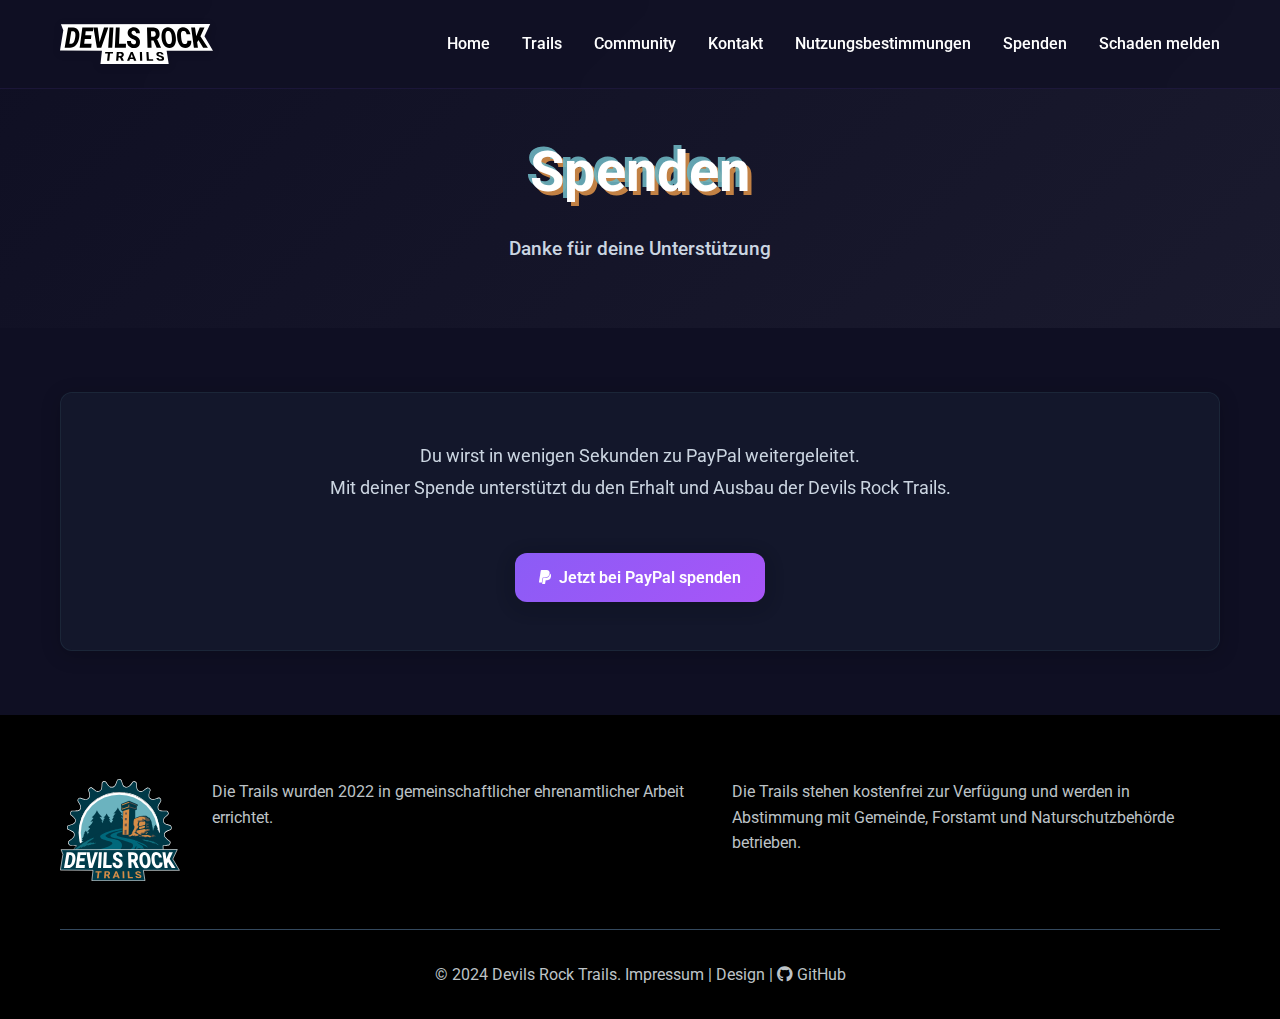
<file: spenden/index.html>
<!DOCTYPE html>
<html lang="de">
<head>
    <meta charset="UTF-8">
    <meta name="viewport" content="width=device-width, initial-scale=1.0">
    <title>Spenden - Devils Rock Trails</title>
    <meta name="description" content="Unterstütze die Devils Rock Trails mit einer Spende. Weiterleitung zu PayPal.">
    <meta http-equiv="refresh" content="4; url=https://www.paypal.com/donate/?hosted_button_id=ER7GHR4A3NDCC&source=qr">
    <link rel="canonical" href="https://www.devilsrock.de/spenden">
    <link rel="icon" type="image/png" href="../assets/icons/icon.png">
    <link rel="stylesheet" href="../css/base.css">
    <link rel="stylesheet" href="../css/components.css">
    <link rel="stylesheet" href="../css/layout.css">
    <link rel="stylesheet" href="../css/pages.css">
    <link rel="preconnect" href="https://fonts.googleapis.com">
    <link rel="preconnect" href="https://fonts.gstatic.com" crossorigin>
    <link href="https://fonts.googleapis.com/css2?family=Roboto:wght@300;400;500;700;900&display=swap" rel="stylesheet">
    <link rel="stylesheet" href="https://cdnjs.cloudflare.com/ajax/libs/font-awesome/6.4.0/css/all.min.css">
</head>
<body class="subpage">
    <div id="nav-placeholder"></div>

    <div id="header-placeholder" data-title="Spenden" data-subtitle="Danke für deine Unterstützung"></div>

    <section class="content-section">
        <div class="container">
            <div class="content-card">
                <div class="intro-text">
                    <p>Du wirst in wenigen Sekunden zu PayPal weitergeleitet.</p><p>Mit deiner Spende unterstützt du den Erhalt und Ausbau der Devils Rock Trails.</p>
                </div>
                <div class="safety-footer">
                    <a href="https://www.paypal.com/donate/?hosted_button_id=ER7GHR4A3NDCC&source=qr" target="_blank" rel="noopener noreferrer" class="btn btn-primary">
                        <i class="fab fa-paypal"></i>
                        Jetzt bei PayPal spenden
                    </a>
                </div>
            </div>
        </div>
    </section>

    <div id="footer-placeholder"></div>

    <script src="../components.js"></script>
    <script src="../js/navigation.js"></script>
    <script src="../js/animations.js"></script>
    <script src="../js/trail-status.js"></script>
</body>
</html>
</file>
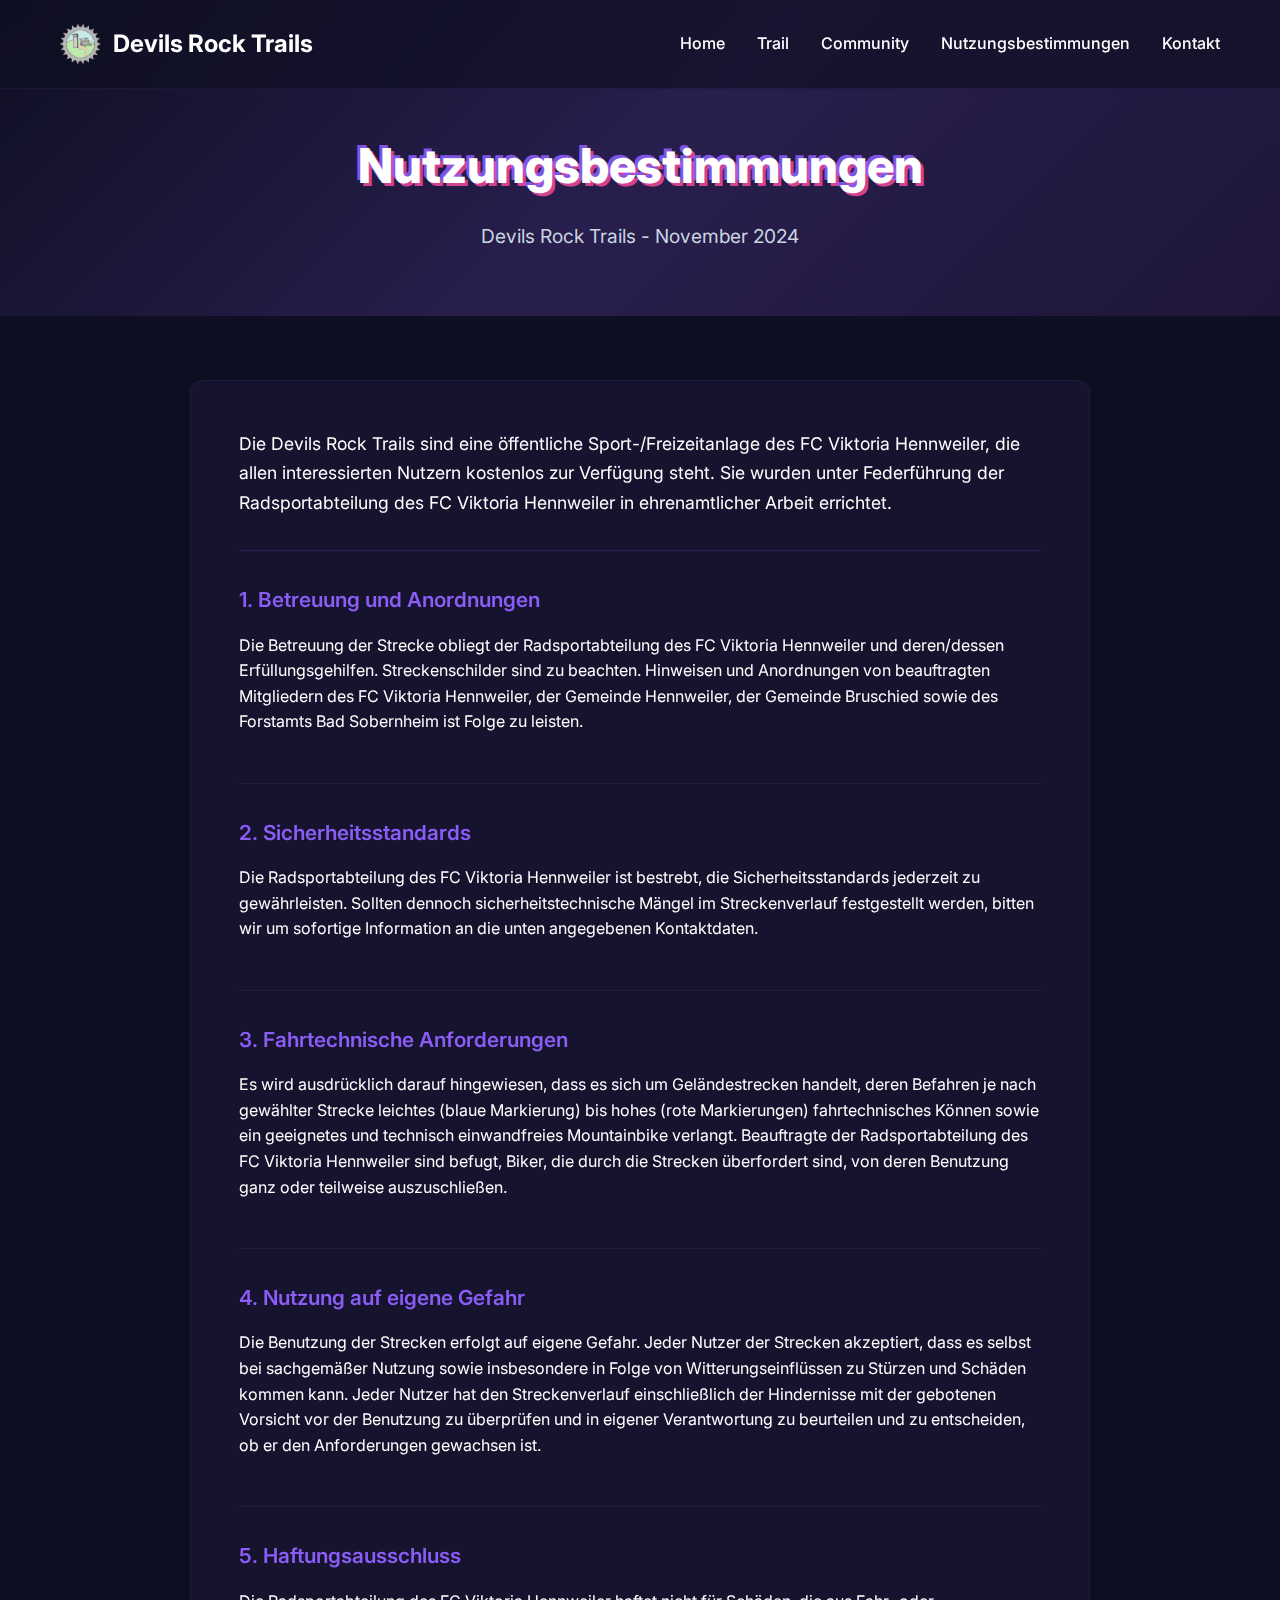
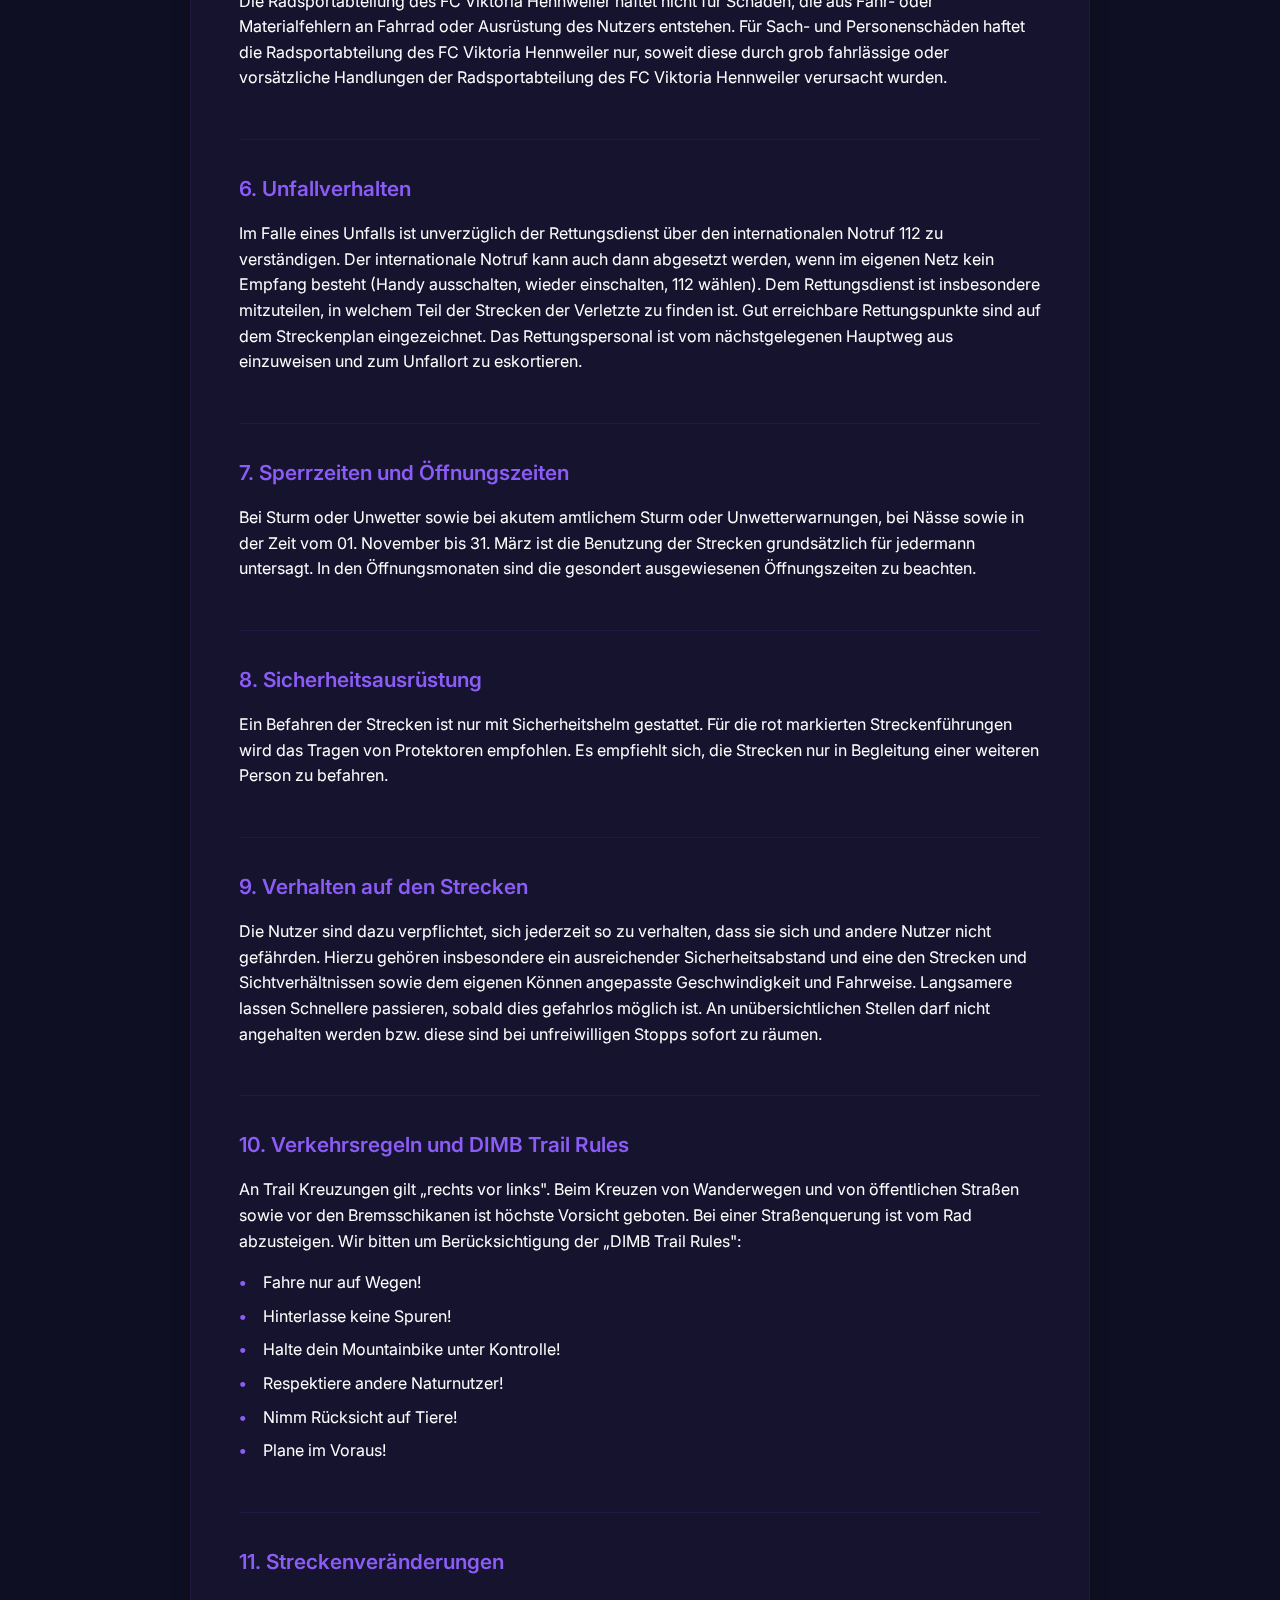
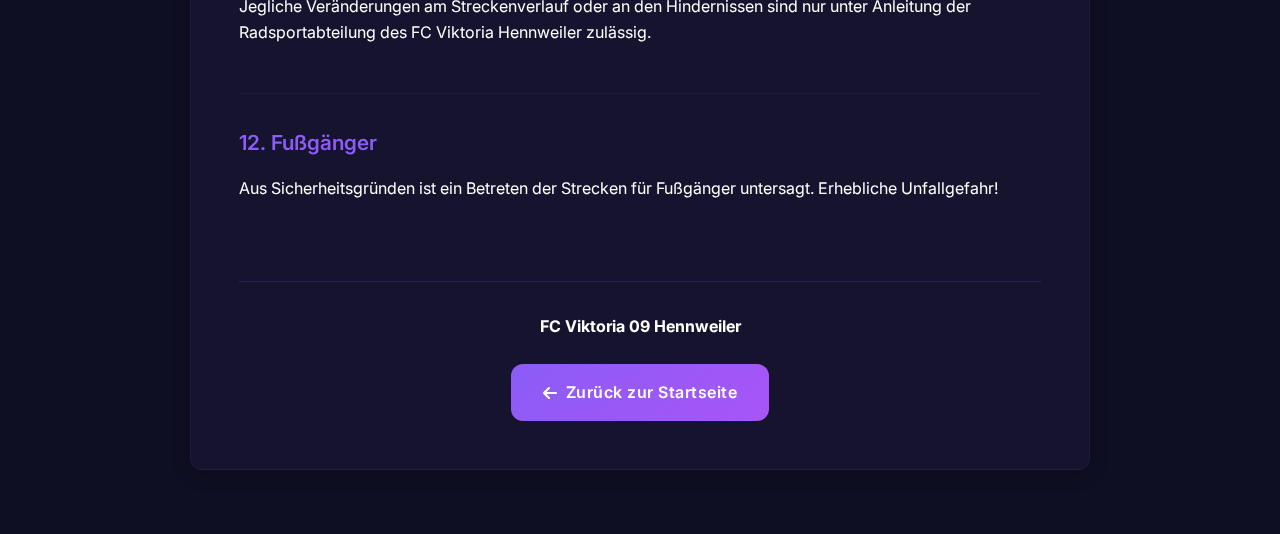
<file: nutzungsbestimmungen.html>
<!DOCTYPE html>
<html lang="de">
<head>
    <meta charset="UTF-8">
    <meta name="viewport" content="width=device-width, initial-scale=1.0">
    <title>Nutzungsbestimmungen - Devils Rock Trails</title>
    <meta name="description" content="Nutzungsbestimmungen für die Devils Rock Trails in Hennweiler - Offizielle Regeln und Sicherheitshinweise">
    <link rel="icon" type="image/png" href="assets/logo.png">
    <link rel="stylesheet" href="styles.css">
    <link rel="preconnect" href="https://fonts.googleapis.com">
    <link rel="preconnect" href="https://fonts.gstatic.com" crossorigin>
    <link href="https://fonts.googleapis.com/css2?family=Inter:wght@300;400;500;600;700&display=swap" rel="stylesheet">
    <link rel="stylesheet" href="https://cdnjs.cloudflare.com/ajax/libs/font-awesome/6.4.0/css/all.min.css">
</head>
<body>
    <!-- Navigation -->
    <nav class="navbar">
        <div class="nav-container">
            <div class="nav-logo">
                <a href="index.html#home" style="text-decoration: none; color: inherit; display: flex; align-items: center; gap: 0.75rem;">
                    <img src="assets/logo.png" alt="Devils Rock Trails Logo" class="nav-logo-img">
                    <h2>Devils Rock Trails</h2>
                </a>
            </div>
            <div class="nav-links">
                <a href="index.html">Home</a>
                <a href="index.html#trail">Trail</a>
                <a href="index.html#community">Community</a>
                <a href="nutzungsbestimmungen.html">Nutzungsbestimmungen</a>
                <a href="index.html#contact">Kontakt</a>
            </div>
            <div class="nav-toggle">
                <span></span>
                <span></span>
                <span></span>
            </div>
        </div>
    </nav>

    <!-- Header Section -->
    <section class="page-header">
        <div class="container">
            <h1>Nutzungsbestimmungen</h1>
            <p class="header-subtitle">Devils Rock Trails - November 2024</p>
        </div>
    </section>

    <!-- Content Section -->
    <section class="content-section">
        <div class="container">
            <div class="content-card">
                <div class="intro-text">
                    <p>Die Devils Rock Trails sind eine öffentliche Sport-/Freizeitanlage des FC Viktoria Hennweiler, die allen interessierten Nutzern kostenlos zur Verfügung steht. Sie wurden unter Federführung der Radsportabteilung des FC Viktoria Hennweiler in ehrenamtlicher Arbeit errichtet.</p>
                </div>

                <div class="rules-list">
                    <div class="rule-item-detailed">
                        <h3>1. Betreuung und Anordnungen</h3>
                        <p>Die Betreuung der Strecke obliegt der Radsportabteilung des FC Viktoria Hennweiler und deren/dessen Erfüllungsgehilfen. Streckenschilder sind zu beachten. Hinweisen und Anordnungen von beauftragten Mitgliedern des FC Viktoria Hennweiler, der Gemeinde Hennweiler, der Gemeinde Bruschied sowie des Forstamts Bad Sobernheim ist Folge zu leisten.</p>
                    </div>

                    <div class="rule-item-detailed">
                        <h3>2. Sicherheitsstandards</h3>
                        <p>Die Radsportabteilung des FC Viktoria Hennweiler ist bestrebt, die Sicherheitsstandards jederzeit zu gewährleisten. Sollten dennoch sicherheitstechnische Mängel im Streckenverlauf festgestellt werden, bitten wir um sofortige Information an die unten angegebenen Kontaktdaten.</p>
                    </div>

                    <div class="rule-item-detailed">
                        <h3>3. Fahrtechnische Anforderungen</h3>
                        <p>Es wird ausdrücklich darauf hingewiesen, dass es sich um Geländestrecken handelt, deren Befahren je nach gewählter Strecke leichtes (blaue Markierung) bis hohes (rote Markierungen) fahrtechnisches Können sowie ein geeignetes und technisch einwandfreies Mountainbike verlangt. Beauftragte der Radsportabteilung des FC Viktoria Hennweiler sind befugt, Biker, die durch die Strecken überfordert sind, von deren Benutzung ganz oder teilweise auszuschließen.</p>
                    </div>

                    <div class="rule-item-detailed">
                        <h3>4. Nutzung auf eigene Gefahr</h3>
                        <p>Die Benutzung der Strecken erfolgt auf eigene Gefahr. Jeder Nutzer der Strecken akzeptiert, dass es selbst bei sachgemäßer Nutzung sowie insbesondere in Folge von Witterungseinflüssen zu Stürzen und Schäden kommen kann. Jeder Nutzer hat den Streckenverlauf einschließlich der Hindernisse mit der gebotenen Vorsicht vor der Benutzung zu überprüfen und in eigener Verantwortung zu beurteilen und zu entscheiden, ob er den Anforderungen gewachsen ist.</p>
                    </div>

                    <div class="rule-item-detailed">
                        <h3>5. Haftungsausschluss</h3>
                        <p>Die Radsportabteilung des FC Viktoria Hennweiler haftet nicht für Schäden, die aus Fahr- oder Materialfehlern an Fahrrad oder Ausrüstung des Nutzers entstehen. Für Sach- und Personenschäden haftet die Radsportabteilung des FC Viktoria Hennweiler nur, soweit diese durch grob fahrlässige oder vorsätzliche Handlungen der Radsportabteilung des FC Viktoria Hennweiler verursacht wurden.</p>
                    </div>

                    <div class="rule-item-detailed">
                        <h3>6. Unfallverhalten</h3>
                        <p>Im Falle eines Unfalls ist unverzüglich der Rettungsdienst über den internationalen Notruf 112 zu verständigen. Der internationale Notruf kann auch dann abgesetzt werden, wenn im eigenen Netz kein Empfang besteht (Handy ausschalten, wieder einschalten, 112 wählen). Dem Rettungsdienst ist insbesondere mitzuteilen, in welchem Teil der Strecken der Verletzte zu finden ist. Gut erreichbare Rettungspunkte sind auf dem Streckenplan eingezeichnet. Das Rettungspersonal ist vom nächstgelegenen Hauptweg aus einzuweisen und zum Unfallort zu eskortieren.</p>
                    </div>

                    <div class="rule-item-detailed">
                        <h3>7. Sperrzeiten und Öffnungszeiten</h3>
                        <p>Bei Sturm oder Unwetter sowie bei akutem amtlichem Sturm oder Unwetterwarnungen, bei Nässe sowie in der Zeit vom 01. November bis 31. März ist die Benutzung der Strecken grundsätzlich für jedermann untersagt. In den Öffnungsmonaten sind die gesondert ausgewiesenen Öffnungszeiten zu beachten.</p>
                    </div>

                    <div class="rule-item-detailed">
                        <h3>8. Sicherheitsausrüstung</h3>
                        <p>Ein Befahren der Strecken ist nur mit Sicherheitshelm gestattet. Für die rot markierten Streckenführungen wird das Tragen von Protektoren empfohlen. Es empfiehlt sich, die Strecken nur in Begleitung einer weiteren Person zu befahren.</p>
                    </div>

                    <div class="rule-item-detailed">
                        <h3>9. Verhalten auf den Strecken</h3>
                        <p>Die Nutzer sind dazu verpflichtet, sich jederzeit so zu verhalten, dass sie sich und andere Nutzer nicht gefährden. Hierzu gehören insbesondere ein ausreichender Sicherheitsabstand und eine den Strecken und Sichtverhältnissen sowie dem eigenen Können angepasste Geschwindigkeit und Fahrweise. Langsamere lassen Schnellere passieren, sobald dies gefahrlos möglich ist. An unübersichtlichen Stellen darf nicht angehalten werden bzw. diese sind bei unfreiwilligen Stopps sofort zu räumen.</p>
                    </div>

                    <div class="rule-item-detailed">
                        <h3>10. Verkehrsregeln und DIMB Trail Rules</h3>
                        <p>An Trail Kreuzungen gilt „rechts vor links". Beim Kreuzen von Wanderwegen und von öffentlichen Straßen sowie vor den Bremsschikanen ist höchste Vorsicht geboten. Bei einer Straßenquerung ist vom Rad abzusteigen. Wir bitten um Berücksichtigung der „DIMB Trail Rules":</p>
                        <ul class="dimb-rules">
                            <li>Fahre nur auf Wegen!</li>
                            <li>Hinterlasse keine Spuren!</li>
                            <li>Halte dein Mountainbike unter Kontrolle!</li>
                            <li>Respektiere andere Naturnutzer!</li>
                            <li>Nimm Rücksicht auf Tiere!</li>
                            <li>Plane im Voraus!</li>
                        </ul>
                    </div>

                    <div class="rule-item-detailed">
                        <h3>11. Streckenveränderungen</h3>
                        <p>Jegliche Veränderungen am Streckenverlauf oder an den Hindernissen sind nur unter Anleitung der Radsportabteilung des FC Viktoria Hennweiler zulässig.</p>
                    </div>

                    <div class="rule-item-detailed">
                        <h3>12. Fußgänger</h3>
                        <p>Aus Sicherheitsgründen ist ein Betreten der Strecken für Fußgänger untersagt. Erhebliche Unfallgefahr!</p>
                    </div>
                </div>

                <div class="footer-note">
                    <p><strong>FC Viktoria 09 Hennweiler</strong></p>
                    <a href="index.html" class="btn btn-primary">
                        <i class="fas fa-arrow-left"></i>
                        Zurück zur Startseite
                    </a>
                </div>
            </div>
        </div>
    </section>

    <script src="script.js"></script>
</body>
</html>
</file>
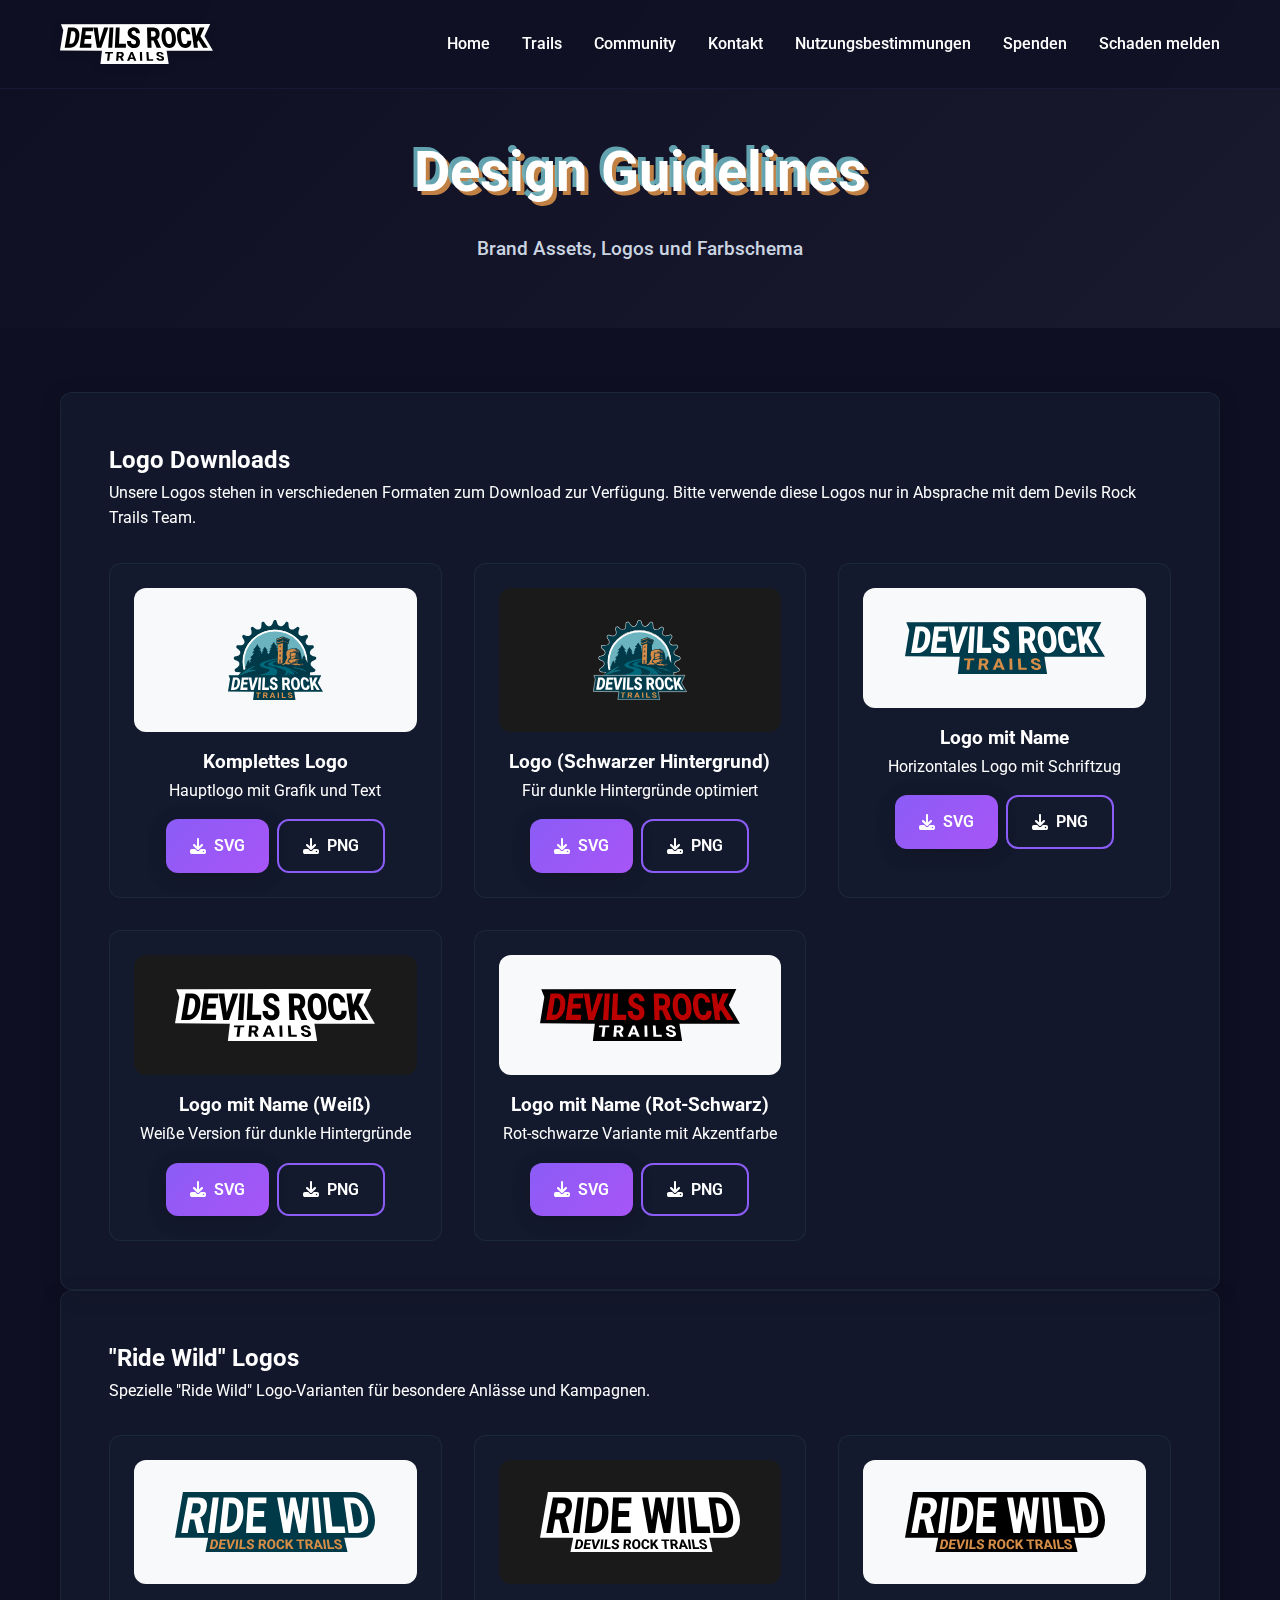
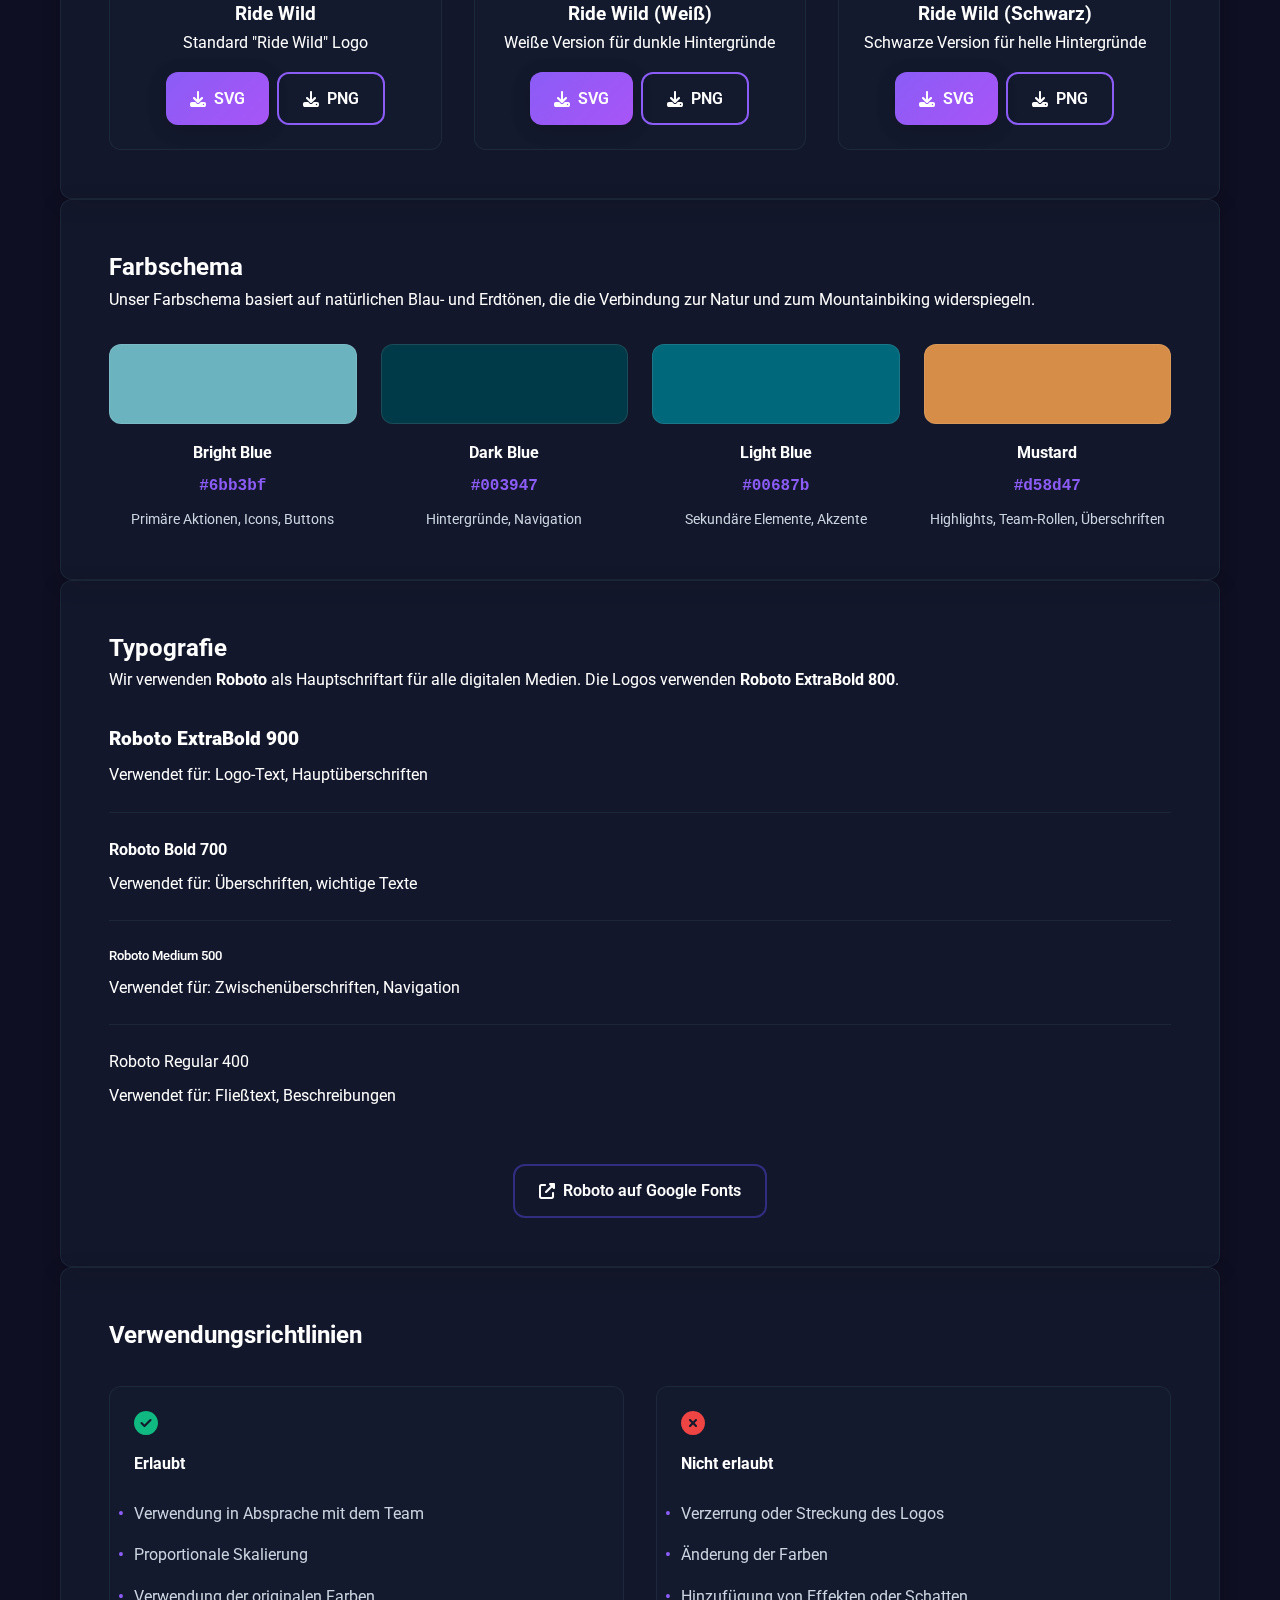
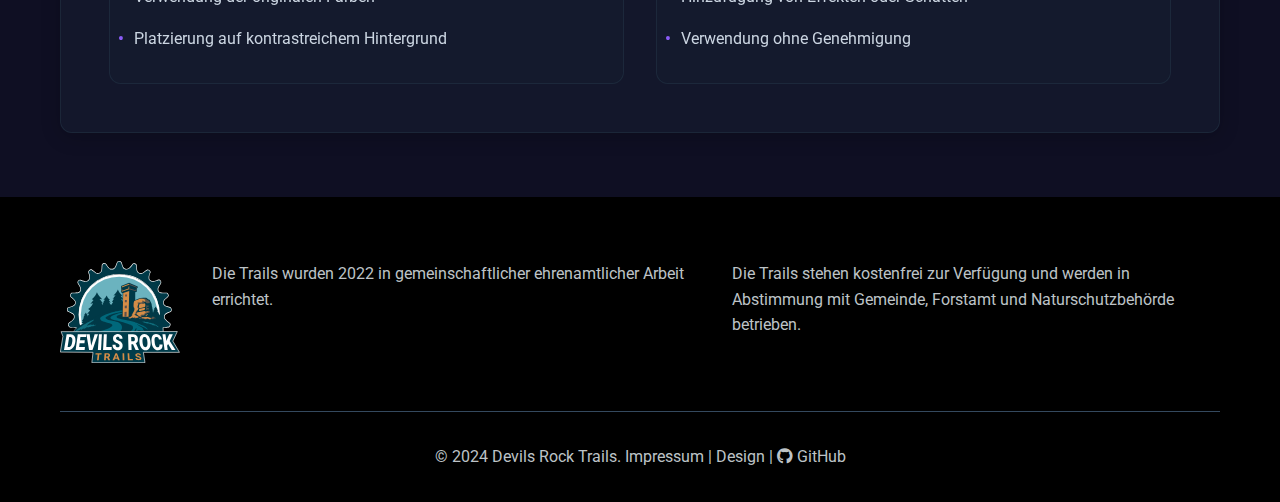
<file: pages/design.html>
<!DOCTYPE html>
<html lang="de">
<head>
    <meta charset="UTF-8">
    <meta name="viewport" content="width=device-width, initial-scale=1.0">
    <title>Design Guidelines - Devils Rock Trails</title>
    <meta name="description" content="Brand Guidelines, Logos und Farbschema der Devils Rock Trails">
    <link rel="icon" type="image/png" href="../assets/icons/icon.png">
    <link rel="stylesheet" href="../css/base.css">
    <link rel="stylesheet" href="../css/components.css">
    <link rel="stylesheet" href="../css/layout.css">
    <link rel="stylesheet" href="../css/pages.css">
    <link rel="preconnect" href="https://fonts.googleapis.com">
    <link rel="preconnect" href="https://fonts.gstatic.com" crossorigin>
    <link href="https://fonts.googleapis.com/css2?family=Roboto:wght@300;400;500;700;900&display=swap" rel="stylesheet">
    <link rel="stylesheet" href="https://cdnjs.cloudflare.com/ajax/libs/font-awesome/6.4.0/css/all.min.css">
</head>
<body>
    <!-- Navigation -->
    <div id="nav-placeholder"></div>

    <!-- Page Header -->
    <section class="page-header">
        <div class="container">
            <h1>Design Guidelines</h1>
            <p class="header-subtitle">Brand Assets, Logos und Farbschema</p>
        </div>
    </section>

    <!-- Design Content -->
    <section class="content-section">
        <div class="container">
            <!-- Logo Downloads -->
            <div class="content-card">
                <h2>Logo Downloads</h2>
                <p>Unsere Logos stehen in verschiedenen Formaten zum Download zur Verfügung. Bitte verwende diese Logos nur in Absprache mit dem Devils Rock Trails Team.</p>
                
                <div class="logo-grid">
                    <!-- Complete Logo -->
                    <div class="logo-item">
                        <div class="logo-preview">
                            <img src="../assets/logo/logo-komplett/drt-logo.svg" alt="DRT Complete Logo" class="logo-preview-img">
                        </div>
                        <h3>Komplettes Logo</h3>
                        <p>Hauptlogo mit Grafik und Text</p>
                        <div class="logo-downloads">
                            <a href="../assets/logo/logo-komplett/drt-logo.svg" download class="btn btn-primary">
                                <i class="fas fa-download"></i> SVG
                            </a>
                            <a href="../assets/logo/logo-komplett/drt-logo.png" download class="btn btn-secondary">
                                <i class="fas fa-download"></i> PNG
                            </a>
                        </div>
                    </div>

                    <!-- Complete Logo Black Background -->
                    <div class="logo-item">
                        <div class="logo-preview dark">
                            <img src="../assets/logo/logo-komplett/drt-logo-schwarzer-hintergrund.svg" alt="DRT Logo Black Background" class="logo-preview-img">
                        </div>
                        <h3>Logo (Schwarzer Hintergrund)</h3>
                        <p>Für dunkle Hintergründe optimiert</p>
                        <div class="logo-downloads">
                            <a href="../assets/logo/logo-komplett/drt-logo-schwarzer-hintergrund.svg" download class="btn btn-primary">
                                <i class="fas fa-download"></i> SVG
                            </a>
                            <a href="../assets/logo/logo-komplett/drt-logo-schwarzer-hintergrund.png" download class="btn btn-secondary">
                                <i class="fas fa-download"></i> PNG
                            </a>
                        </div>
                    </div>

                    <!-- Logo with Name -->
                    <div class="logo-item">
                        <div class="logo-preview">
                            <img src="../assets/logo/logo-name/drt-logo-name.svg" alt="DRT Logo with Name" class="logo-preview-img">
                        </div>
                        <h3>Logo mit Name</h3>
                        <p>Horizontales Logo mit Schriftzug</p>
                        <div class="logo-downloads">
                            <a href="../assets/logo/logo-name/drt-logo-name.svg" download class="btn btn-primary">
                                <i class="fas fa-download"></i> SVG
                            </a>
                            <a href="../assets/logo/logo-name/drt-logo-name.png" download class="btn btn-secondary">
                                <i class="fas fa-download"></i> PNG
                            </a>
                        </div>
                    </div>

                    <!-- Logo with Name White -->
                    <div class="logo-item">
                        <div class="logo-preview dark">
                            <img src="../assets/logo/logo-name/drt-logo-name-weiss.svg" alt="DRT Logo with Name White" class="logo-preview-img">
                        </div>
                        <h3>Logo mit Name (Weiß)</h3>
                        <p>Weiße Version für dunkle Hintergründe</p>
                        <div class="logo-downloads">
                            <a href="../assets/logo/logo-name/drt-logo-name-weiss.svg" download class="btn btn-primary">
                                <i class="fas fa-download"></i> SVG
                            </a>
                            <a href="../assets/logo/logo-name/drt-logo-name-weiss.png" download class="btn btn-secondary">
                                <i class="fas fa-download"></i> PNG
                            </a>
                        </div>
                    </div>

                    <!-- Logo with Name Red-Black -->
                    <div class="logo-item">
                        <div class="logo-preview">
                            <img src="../assets/logo/logo-name/drt-logo-name-rot-schwarz.svg" alt="DRT Logo with Name Red-Black" class="logo-preview-img">
                        </div>
                        <h3>Logo mit Name (Rot-Schwarz)</h3>
                        <p>Rot-schwarze Variante mit Akzentfarbe</p>
                        <div class="logo-downloads">
                            <a href="../assets/logo/logo-name/drt-logo-name-rot-schwarz.svg" download class="btn btn-primary">
                                <i class="fas fa-download"></i> SVG
                            </a>
                            <a href="../assets/logo/logo-name/drt-logo-name-rot-schwarz.png" download class="btn btn-secondary">
                                <i class="fas fa-download"></i> PNG
                            </a>
                        </div>
                    </div>
                </div>
            </div>

            <!-- Ride Wild Logos -->
            <div class="content-card">
                <h2>"Ride Wild" Logos</h2>
                <p>Spezielle "Ride Wild" Logo-Varianten für besondere Anlässe und Kampagnen.</p>
                
                <div class="logo-grid">
                    <!-- Ride Wild Standard -->
                    <div class="logo-item">
                        <div class="logo-preview">
                            <img src="../assets/logo/ride-wild/drt-ride-wild.svg" alt="DRT Ride Wild Logo" class="logo-preview-img">
                        </div>
                        <h3>Ride Wild</h3>
                        <p>Standard "Ride Wild" Logo</p>
                        <div class="logo-downloads">
                            <a href="../assets/logo/ride-wild/drt-ride-wild.svg" download class="btn btn-primary">
                                <i class="fas fa-download"></i> SVG
                            </a>
                            <a href="../assets/logo/ride-wild/drt-ride-wild.png" download class="btn btn-secondary">
                                <i class="fas fa-download"></i> PNG
                            </a>
                        </div>
                    </div>

                    <!-- Ride Wild White -->
                    <div class="logo-item">
                        <div class="logo-preview dark">
                            <img src="../assets/logo/ride-wild/drt-ride-wild-weiss.svg" alt="DRT Ride Wild White Logo" class="logo-preview-img">
                        </div>
                        <h3>Ride Wild (Weiß)</h3>
                        <p>Weiße Version für dunkle Hintergründe</p>
                        <div class="logo-downloads">
                            <a href="../assets/logo/ride-wild/drt-ride-wild-weiss.svg" download class="btn btn-primary">
                                <i class="fas fa-download"></i> SVG
                            </a>
                            <a href="../assets/logo/ride-wild/drt-ride-wild-weiss.png" download class="btn btn-secondary">
                                <i class="fas fa-download"></i> PNG
                            </a>
                        </div>
                    </div>

                    <!-- Ride Wild Black -->
                    <div class="logo-item">
                        <div class="logo-preview">
                            <img src="../assets/logo/ride-wild/drt-ride-wild-schwarz.svg" alt="DRT Ride Wild Black Logo" class="logo-preview-img">
                        </div>
                        <h3>Ride Wild (Schwarz)</h3>
                        <p>Schwarze Version für helle Hintergründe</p>
                        <div class="logo-downloads">
                            <a href="../assets/logo/ride-wild/drt-ride-wild-schwarz.svg" download class="btn btn-primary">
                                <i class="fas fa-download"></i> SVG
                            </a>
                            <a href="../assets/logo/ride-wild/drt-ride-wild-schwarz.png" download class="btn btn-secondary">
                                <i class="fas fa-download"></i> PNG
                            </a>
                        </div>
                    </div>
                </div>
            </div>

            <!-- Color Scheme -->
            <div class="content-card">
                <h2>Farbschema</h2>
                <p>Unser Farbschema basiert auf natürlichen Blau- und Erdtönen, die die Verbindung zur Natur und zum Mountainbiking widerspiegeln.</p>
                
                <div class="color-grid">
                    <div class="color-item">
                        <div class="color-swatch" style="background-color: #6bb3bf;"></div>
                        <h4>Bright Blue</h4>
                        <p class="color-code">#6bb3bf</p>
                        <p class="color-usage">Primäre Aktionen, Icons, Buttons</p>
                    </div>
                    
                    <div class="color-item">
                        <div class="color-swatch" style="background-color: #003947;"></div>
                        <h4>Dark Blue</h4>
                        <p class="color-code">#003947</p>
                        <p class="color-usage">Hintergründe, Navigation</p>
                    </div>
                    
                    <div class="color-item">
                        <div class="color-swatch" style="background-color: #00687b;"></div>
                        <h4>Light Blue</h4>
                        <p class="color-code">#00687b</p>
                        <p class="color-usage">Sekundäre Elemente, Akzente</p>
                    </div>
                    
                    <div class="color-item">
                        <div class="color-swatch" style="background-color: #d58d47;"></div>
                        <h4>Mustard</h4>
                        <p class="color-code">#d58d47</p>
                        <p class="color-usage">Highlights, Team-Rollen, Überschriften</p>
                    </div>
                </div>
            </div>

            <!-- Typography -->
            <div class="content-card">
                <h2>Typografie</h2>
                <p>Wir verwenden <strong>Roboto</strong> als Hauptschriftart für alle digitalen Medien. Die Logos verwenden <strong>Roboto ExtraBold 800</strong>.</p>
                
                <div class="typography-info">
                    <div class="font-sample">
                        <h3 style="font-weight: 900;">Roboto ExtraBold 900</h3>
                        <p>Verwendet für: Logo-Text, Hauptüberschriften</p>
                    </div>
                    
                    <div class="font-sample">
                        <h4 style="font-weight: 700;">Roboto Bold 700</h4>
                        <p>Verwendet für: Überschriften, wichtige Texte</p>
                    </div>
                    
                    <div class="font-sample">
                        <h5 style="font-weight: 500;">Roboto Medium 500</h5>
                        <p>Verwendet für: Zwischenüberschriften, Navigation</p>
                    </div>
                    
                    <div class="font-sample">
                        <p style="font-weight: 400;">Roboto Regular 400</p>
                        <p>Verwendet für: Fließtext, Beschreibungen</p>
                    </div>
                </div>
                
                <div class="font-link">
                    <a href="https://fonts.google.com/specimen/Roboto" target="_blank" class="btn btn-outline">
                        <i class="fas fa-external-link-alt"></i>
                        Roboto auf Google Fonts
                    </a>
                </div>
            </div>

            <!-- Usage Guidelines -->
            <div class="content-card">
                <h2>Verwendungsrichtlinien</h2>
                <div class="guidelines-grid">
                    <div class="guideline-item">
                        <i class="fas fa-check-circle" style="color: #10b981;"></i>
                        <h4>Erlaubt</h4>
                        <ul>
                            <li>Verwendung in Absprache mit dem Team</li>
                            <li>Proportionale Skalierung</li>
                            <li>Verwendung der originalen Farben</li>
                            <li>Platzierung auf kontrastreichem Hintergrund</li>
                        </ul>
                    </div>
                    
                    <div class="guideline-item">
                        <i class="fas fa-times-circle" style="color: #ef4444;"></i>
                        <h4>Nicht erlaubt</h4>
                        <ul>
                            <li>Verzerrung oder Streckung des Logos</li>
                            <li>Änderung der Farben</li>
                            <li>Hinzufügung von Effekten oder Schatten</li>
                            <li>Verwendung ohne Genehmigung</li>
                        </ul>
                    </div>
                </div>
            </div>
        </div>
    </section>

    <!-- Footer -->
    <div id="footer-placeholder"></div>

    <script src="../components.js"></script>
    <script src="../js/navigation.js"></script>
</body>
</html>
</file>
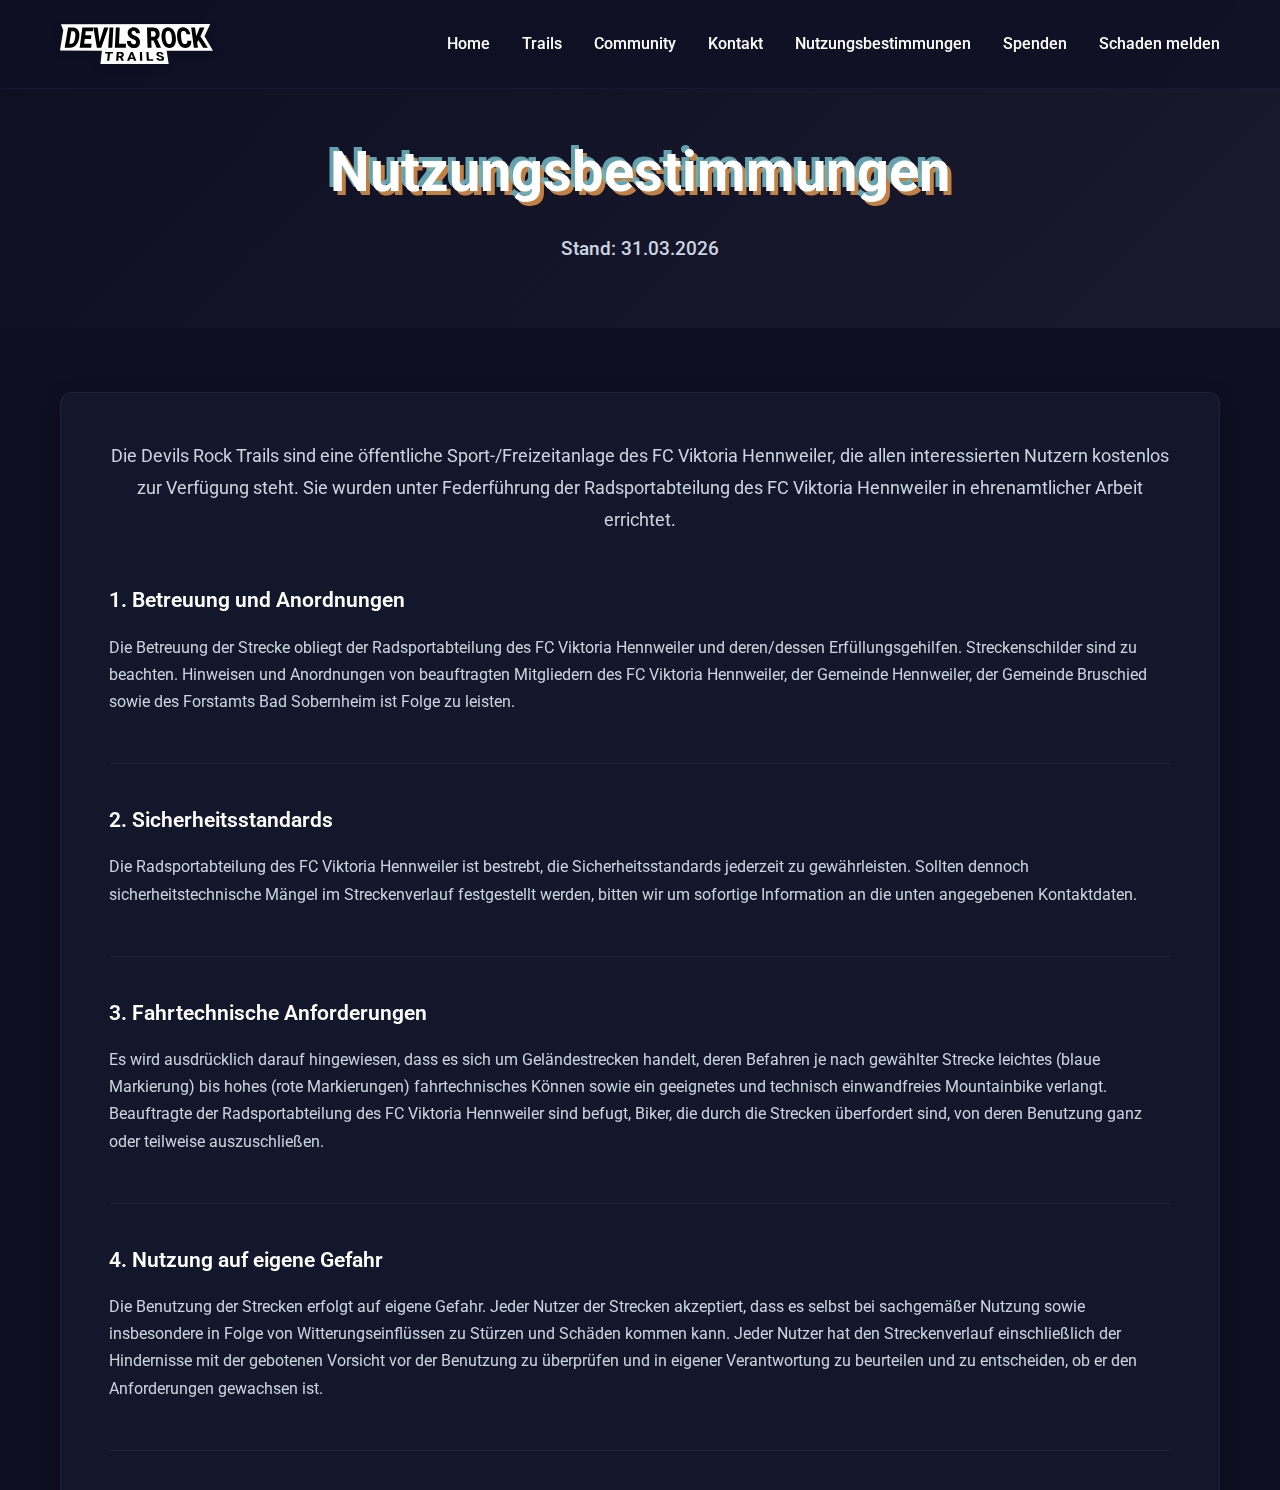
<file: pages/nutzungsbestimmungen.html>
<!DOCTYPE html>
<html lang="de">
<head>
    <meta charset="UTF-8">
    <meta name="viewport" content="width=device-width, initial-scale=1.0">
    <title>Weiterleitung - Nutzungsbestimmungen</title>
    <meta http-equiv="refresh" content="0; url=/nutzungsbestimmungen">
    <link rel="canonical" href="https://www.devilsrock.de/nutzungsbestimmungen">
</head>
<body>
    <p>Weiterleitung zu den aktuellen Nutzungsbestimmungen...</p>
    <p><a href="/nutzungsbestimmungen">Falls die Weiterleitung nicht funktioniert, hier klicken.</a></p>
</body>
</html>
</file>
<file: css/components.css>
/* Navigation */
.navbar {
    position: fixed;
    top: 0;
    width: 100%;
    background: rgba(15, 15, 35, 0.7);
    backdrop-filter: blur(15px);
    z-index: 1000;
    padding: 1.5rem 0;
    transition: var(--transition);
    border-bottom: 1px solid rgba(139, 92, 246, 0.1);
}

.nav-container {
    max-width: 1200px;
    margin: 0 auto;
    padding: 0 20px;
    display: flex;
    justify-content: space-between;
    align-items: center;
}

.nav-logo {
    display: flex;
    align-items: center;
    gap: 0.75rem;
}

.nav-logo-img {
    height: 40px;
    width: auto;
    filter: drop-shadow(0 2px 4px rgba(0, 0, 0, 0.1));
}

.nav-logo h2 {
    color: var(--text-color);
    font-weight: 700;
    font-size: 1.5rem;
}

.nav-links {
    display: flex;
    gap: 2rem;
}

.nav-links a {
    text-decoration: none;
    color: var(--text-color);
    font-weight: 500;
    transition: var(--transition);
    position: relative;
}

.nav-links a:hover {
    color: var(--primary-color);
}

.nav-links a::after {
    content: '';
    position: absolute;
    bottom: -5px;
    left: 0;
    width: 0;
    height: 2px;
    background: var(--primary-color);
    transition: width 0.3s ease;
}

.nav-links a:hover::after {
    width: 100%;
}

.nav-toggle {
    display: none;
    flex-direction: column;
    cursor: pointer;
}

.nav-toggle span {
    width: 25px;
    height: 3px;
    background: var(--text-color);
    margin: 3px 0;
    transition: var(--transition);
}

/* Buttons */
.btn {
    display: inline-flex;
    align-items: center;
    gap: 0.5rem;
    padding: 0.75rem 1.5rem;
    border: none;
    border-radius: var(--border-radius);
    font-weight: 600;
    text-decoration: none;
    cursor: pointer;
    transition: var(--transition);
    position: relative;
    overflow: hidden;
}

.btn-primary {
    background: linear-gradient(135deg, var(--primary-color), var(--accent-color));
    color: white;
    box-shadow: var(--shadow);
}

.btn-primary::before {
    content: '';
    position: absolute;
    top: 0;
    left: -100%;
    width: 100%;
    height: 100%;
    background: linear-gradient(90deg, transparent, rgba(255, 255, 255, 0.2), transparent);
    transition: left 0.5s ease;
}

.btn-primary:hover::before {
    left: 100%;
}

.btn-primary:hover {
    transform: translateY(-2px);
    box-shadow: var(--shadow-hover);
}

.btn-secondary {
    background: transparent;
    color: var(--text-color);
    border: 2px solid var(--primary-color);
}

.btn-secondary:hover {
    background: var(--primary-color);
    color: white;
}

.btn-outline {
    background: transparent;
    color: var(--text-color);
    border: 2px solid var(--border-color);
}

.btn-outline:hover {
    background: var(--border-color);
    color: white;
}

.btn-komoot {
    background: transparent;
    color: #4CAF50;
    border: 2px solid #4CAF50;
}

.btn-komoot:hover {
    background: #4CAF50;
    color: white;
}

.komoot-icon {
    width: 20px;
    height: 20px;
    filter: brightness(0) saturate(100%) invert(27%) sepia(51%) saturate(2878%) hue-rotate(86deg) brightness(118%) contrast(119%);
}

.btn-komoot:hover .komoot-icon {
    filter: brightness(0) invert(1);
}

/* Cards */
.trail-card,
.community-card,
.contact-card {
    background: rgba(139, 92, 246, 0.05);
    padding: 2.5rem;
    border-radius: var(--border-radius);
    box-shadow: var(--shadow);
    transition: var(--transition);
    text-align: center;
    border: 1px solid rgba(139, 92, 246, 0.1);
    position: relative;
    overflow: hidden;
    backdrop-filter: blur(10px);
}

.trail-card::before,
.community-card::before,
.contact-card::before {
    content: '';
    position: absolute;
    top: 0;
    left: 0;
    right: 0;
    height: 3px;
    background: linear-gradient(90deg, var(--primary-color), var(--accent-color));
    transform: scaleX(0);
    transition: transform 0.3s ease;
}

.trail-card:hover::before,
.community-card:hover::before,
.contact-card:hover::before {
    transform: scaleX(1);
}

.trail-card:hover,
.community-card:hover,
.contact-card:hover {
    transform: translateY(-5px);
    box-shadow: var(--shadow-hover);
    border-color: rgba(139, 92, 246, 0.3);
}

.card-icon {
    font-size: 3rem;
    background: linear-gradient(135deg, var(--primary-color), var(--accent-color));
    -webkit-background-clip: text;
    -webkit-text-fill-color: transparent;
    background-clip: text;
    margin-bottom: 1.5rem;
}

/* Status Card */
.status-card {
    background: rgba(139, 92, 246, 0.05);
    padding: 2rem;
    border-radius: var(--border-radius);
    box-shadow: var(--shadow);
    border: 1px solid rgba(139, 92, 246, 0.1);
    backdrop-filter: blur(10px);
    position: relative;
    overflow: hidden;
}

.status-card::before {
    content: '';
    position: absolute;
    top: 0;
    left: 0;
    right: 0;
    height: 4px;
    background: linear-gradient(90deg, var(--primary-color), var(--accent-color));
    transform: scaleX(0);
    transition: transform 0.3s ease;
}

.status-card.closed::before {
    background: linear-gradient(90deg, #ef4444, #dc2626);
}

.status-card.open::before {
    background: linear-gradient(90deg, #10b981, #059669);
}

.status-card.closed .status-icon {
    color: #ef4444;
}

.status-card.open .status-icon {
    color: #10b981;
}

.status-icon {
    font-size: 2.5rem;
    margin-bottom: 1rem;
    transition: var(--transition);
}

/* Mobile Navigation */
@media (max-width: 768px) {
    .nav-logo-img {
        height: 32px;
    }
    
    .nav-logo h2 {
        font-size: 1.2rem;
    }
    
    .nav-links {
        position: fixed;
        top: 100%;
        left: 0;
        width: 100%;
        background: rgba(15, 15, 35, 0.95);
        backdrop-filter: blur(15px);
        flex-direction: column;
        padding: 2rem;
        gap: 1rem;
        transform: translateY(-100%);
        transition: transform 0.3s ease;
        border-top: 1px solid rgba(139, 92, 246, 0.1);
    }
    
    .nav-links.active {
        transform: translateY(0);
    }
    
    .nav-links a {
        padding: 1rem 0;
        border-bottom: 1px solid rgba(139, 92, 246, 0.1);
    }
    
    .nav-links a:last-child {
        border-bottom: none;
    }
    
    .nav-toggle.active span:nth-child(1) {
        transform: rotate(45deg) translate(5px, 5px);
    }
    
    .nav-toggle.active span:nth-child(2) {
        opacity: 0;
    }
    
    .nav-toggle.active span:nth-child(3) {
        transform: rotate(-45deg) translate(7px, -6px);
    }
    
    .nav-toggle {
        display: flex;
    }
}
</file>
<file: css/layout.css>
/* Hero Section */
.hero {
    min-height: 100vh;
    display: flex;
    align-items: center;
    justify-content: center;
    background: linear-gradient(135deg, rgba(0, 57, 71, 0.5), rgba(0, 104, 123, 0.5)), url('/assets/images/trail-bild.jpg') center/cover no-repeat;
    background-attachment: fixed;
    position: relative;
    overflow: hidden;
}

.hero-content {
    text-align: center;
    max-width: 800px;
    padding: 0 20px;
    z-index: 1;
}

.hero-logo {
    margin-bottom: 2rem;
}

.hero-logo-img {
    max-width: 400px;
    width: 100%;
    height: auto;
    filter: drop-shadow(0 4px 8px rgba(0, 0, 0, 0.3));
}

.hero-subtitle {
    font-size: 1.5rem;
    color: var(--light-text);
    margin-bottom: 1rem;
    font-weight: 500;
}

.hero-description {
    font-size: 1.1rem;
    color: var(--light-text);
    margin-bottom: 2rem;
    max-width: 600px;
    margin-left: auto;
    margin-right: auto;
}

.hero-buttons {
    display: flex;
    gap: 1rem;
    justify-content: center;
    flex-wrap: wrap;
}

/* Grid Layouts */
.trail-grid,
.community-grid,
.contact-grid {
    display: grid;
    grid-template-columns: repeat(auto-fit, minmax(280px, 1fr));
    gap: 2rem;
}

.team-grid {
    display: grid;
    grid-template-columns: repeat(auto-fit, minmax(300px, 1fr));
    gap: 2rem;
    margin-top: 2rem;
}

.rules-grid {
    display: grid;
    grid-template-columns: repeat(auto-fit, minmax(250px, 1fr));
    gap: 1.5rem;
    margin-bottom: 2rem;
}

/* Sections */
.status-section {
    padding: 4rem 0;
}

.trail-section {
    padding: 6rem 0;
}

.community-section {
    padding: 6rem 0;
    background: var(--light-bg);
}

.safety-section {
    padding: 6rem 0;
}

.team-section {
    padding: 5rem 0;
    background: var(--light-bg);
}

.contact-section {
    padding: 6rem 0;
}

.footer {
    background: #000000;
    color: white;
    padding: 4rem 0 2rem;
}

.footer-content {
    display: grid;
    grid-template-columns: auto 1fr 1fr;
    gap: 2rem;
    margin-bottom: 2rem;
    align-items: start;
}

/* Page Header */
.page-header {
    padding: 8rem 0 4rem;
    background: linear-gradient(135deg, var(--background-color), var(--light-bg));
    text-align: center;
}

.page-header h1 {
    font-size: 3.5rem;
    font-weight: 700;
    margin-bottom: 1rem;
    color: white;
    text-shadow: -4px -4px 0px rgba(107, 179, 191, 0.9), 4px 4px 0px rgba(213, 141, 71, 0.9);
}

.header-subtitle {
    font-size: 1.2rem;
    color: var(--light-text);
    font-weight: 500;
}

/* Content Section */
.content-section {
    padding: 4rem 0;
}

.content-card {
    background: rgba(107, 179, 191, 0.05);
    padding: 3rem;
    border-radius: var(--border-radius);
    box-shadow: var(--shadow);
    border: 1px solid rgba(107, 179, 191, 0.1);
    backdrop-filter: blur(10px);
}

/* Responsive Design */
@media (max-width: 768px) {
    .hero {
        background-attachment: scroll;
        background: linear-gradient(135deg, rgba(0, 57, 71, 0.6), rgba(0, 104, 123, 0.6)), url('/assets/images/trail-bild.jpg') center/cover no-repeat;
    }
    
    .hero-logo-img {
        max-width: 280px;
    }
    
    .hero-subtitle {
        font-size: 1.2rem;
    }
    
    .hero-description {
        font-size: 1rem;
    }
    
    .hero-buttons {
        flex-direction: column;
        align-items: center;
    }
    
    .status-card {
        padding: 1.5rem;
    }
    
    .trail-section h2,
    .community-section h2,
    .safety-section h2,
    .team-section h2,
    .contact-section h2 {
        font-size: 2rem;
        margin-bottom: 2rem;
    }
    
    .page-header {
        padding: 6rem 0 3rem;
    }
    
    .header-subtitle {
        font-size: 1rem;
    }
    
    .container {
        padding: 0 15px;
    }
    
    .content-card {
        padding: 2rem;
    }
    
    .trail-grid,
    .community-grid,
    .contact-grid {
        grid-template-columns: 1fr;
        gap: 1.5rem;
    }
}

@media (max-width: 480px) {
    .hero {
        background: linear-gradient(135deg, rgba(0, 57, 71, 0.7), rgba(0, 104, 123, 0.7)), url('/assets/images/trail-bild.jpg') center/cover no-repeat;
    }
    
    .hero-logo-img {
        max-width: 220px;
    }
    
    .page-header h1 {
        font-size: 2rem;
        text-shadow: -1px -1px 0px rgba(107, 179, 191, 0.9), 1px 1px 0px rgba(213, 141, 71, 0.9);
    }
    
    .page-header {
        padding: 5rem 0 2rem;
    }
    
    .header-subtitle {
        font-size: 0.9rem;
    }
    
    .btn {
        padding: 0.6rem 1.2rem;
        font-size: 0.9rem;
    }
    
    .trail-card,
    .community-card,
    .contact-card {
        padding: 1.5rem;
    }
    
    .content-card {
        padding: 1.5rem;
    }
}
</file>
<file: css/pages.css>
/* Section Headers */
.trail-section h2,
.community-section h2,
.safety-section h2,
.team-section h2,
.contact-section h2 {
    text-align: center;
    font-size: 2.5rem;
    margin-bottom: 3rem;
    color: var(--text-color);
}

/* Trail Section */
.trail-intro {
    text-align: center;
    font-size: 1.1rem;
    color: var(--light-text);
    margin-bottom: 3rem;
    max-width: 900px;
    margin-left: auto;
    margin-right: auto;
    line-height: 1.8;
}

.trail-intro p {
    margin-bottom: 1.5rem;
}

.trail-intro p:last-child {
    margin-bottom: 0;
}

.trail-card h3 {
    margin-bottom: 1rem;
    color: var(--text-color);
}

.trail-card p {
    color: var(--light-text);
    line-height: 1.6;
}

/* Community Section */
.community-card h3 {
    margin-bottom: 1rem;
    color: var(--text-color);
}

.community-card p {
    color: var(--light-text);
    line-height: 1.6;
    margin-bottom: 1.5rem;
}

/* Safety Section */
.rule-item {
    display: flex;
    align-items: center;
    gap: 1rem;
    padding: 1.5rem;
    background: rgba(107, 179, 191, 0.05);
    border-radius: var(--border-radius);
    border: 1px solid rgba(107, 179, 191, 0.1);
    transition: var(--transition);
}

.rule-item:hover {
    transform: translateY(-2px);
    box-shadow: var(--shadow-hover);
    border-color: rgba(107, 179, 191, 0.3);
}

.rule-item i {
    font-size: 1.5rem;
    color: var(--primary-color);
    min-width: 24px;
}

.rule-item p {
    color: var(--light-text);
    margin: 0;
}

.safety-footer {
    text-align: center;
    margin-top: 3rem;
}

/* Team Section */
.team-description {
    text-align: center;
    font-size: 1.1rem;
    color: var(--light-text);
    margin-bottom: 3rem;
    max-width: 600px;
    margin-left: auto;
    margin-right: auto;
}

.team-member {
    text-align: center;
    transition: var(--transition);
}

.team-photo {
    width: 120px;
    height: 120px;
    border-radius: 50%;
    object-fit: cover;
    margin-bottom: 1.5rem;
    border: 3px solid var(--border-color);
    transition: var(--transition);
}

.team-member:hover .team-photo {
    border-color: var(--primary-color);
    transform: scale(1.05);
}

.team-member h3 {
    font-size: 1.5rem;
    font-weight: 600;
    margin-bottom: 0.5rem;
    color: var(--text-color);
}

.team-role {
    font-size: 1rem;
    color: var(--mustard-color);
    font-weight: 500;
    margin-bottom: 1rem;
}

.team-email {
    color: var(--light-text);
    text-decoration: none;
    font-size: 0.9rem;
    transition: var(--transition);
    display: inline-block;
    padding: 0.5rem 1rem;
    border-radius: 20px;
    background: rgba(107, 179, 191, 0.1);
    border: 1px solid rgba(107, 179, 191, 0.2);
}

.team-email:hover {
    color: var(--primary-color);
    background: rgba(107, 179, 191, 0.2);
    border-color: var(--primary-color);
}

/* Contact Section */
.contact-card h3 {
    margin-bottom: 1.5rem;
    color: var(--text-color);
}

.social-links, .info-links {
    display: flex;
    flex-direction: column;
    gap: 1rem;
}

.social-link, .info-link {
    display: flex;
    align-items: center;
    gap: 0.5rem;
    padding: 1rem;
    background: var(--light-bg);
    border-radius: var(--border-radius);
    text-decoration: none;
    color: var(--text-color);
    transition: var(--transition);
}

.social-link:hover, .info-link:hover {
    background: var(--primary-color);
    color: white;
    transform: translateX(5px);
}

.social-link i, .info-link i {
    font-size: 1.2rem;
}

.social-link .komoot-icon {
    width: 20px;
    height: 20px;
    filter: brightness(0) invert(1);
}

.social-link:hover .komoot-icon {
    filter: brightness(0) invert(1);
}

/* Footer */
.footer-logo {
    margin-bottom: 0.5rem;
}

.footer-logo-img {
    max-width: 120px;
    width: 100%;
    height: auto;
}

.footer-section h3, .footer-section h4 {
    margin-bottom: 1rem;
    color: white;
}

.footer-section p {
    color: #bdc3c7;
    line-height: 1.6;
}

.footer-bottom {
    text-align: center;
    padding-top: 2rem;
    border-top: 1px solid #34495e;
    color: #bdc3c7;
}

/* Status Content */
.status-content h3 {
    margin-bottom: 1rem;
    color: var(--text-color);
}

.status-content p {
    color: var(--light-text);
    line-height: 1.6;
    margin-bottom: 1.5rem;
}

/* Nutzungsbestimmungen Page */
.intro-text {
    margin-bottom: 3rem;
    text-align: center;
}

.intro-text p {
    font-size: 1.1rem;
    color: var(--light-text);
    line-height: 1.8;
}

.rules-list {
    margin-bottom: 3rem;
}

.rule-item-detailed {
    margin-bottom: 2.5rem;
    padding-bottom: 2rem;
    border-bottom: 1px solid rgba(107, 179, 191, 0.1);
}

.rule-item-detailed:last-child {
    border-bottom: none;
    margin-bottom: 0;
}

.rule-item-detailed h3 {
    color: var(--mustard-color);
    font-size: 1.3rem;
    margin-bottom: 1rem;
    font-weight: 600;
}

.rule-item-detailed p {
    color: var(--light-text);
    line-height: 1.7;
    margin-bottom: 1rem;
}

.dimb-rules {
    list-style: none;
    padding: 0;
    margin: 1.5rem 0;
}

.dimb-rules li {
    padding: 0.5rem 0;
    color: var(--light-text);
    position: relative;
    padding-left: 2rem;
}

.dimb-rules li::before {
    content: '✓';
    position: absolute;
    left: 0;
    color: var(--mustard-color);
    font-weight: bold;
}

.footer-note {
    text-align: center;
    margin-top: 3rem;
    padding-top: 2rem;
    border-top: 1px solid rgba(107, 179, 191, 0.1);
}

.footer-note p {
    margin-bottom: 1.5rem;
    color: var(--light-text);
}

/* Design Page Styles */
.logo-grid {
    display: grid;
    grid-template-columns: repeat(auto-fit, minmax(300px, 1fr));
    gap: 2rem;
    margin-top: 2rem;
}

.logo-item {
    text-align: center;
    padding: 1.5rem;
    border: 1px solid rgba(107, 179, 191, 0.1);
    border-radius: var(--border-radius);
    background: rgba(107, 179, 191, 0.02);
}

.logo-preview {
    background: #f8f9fa;
    padding: 2rem;
    border-radius: var(--border-radius);
    margin-bottom: 1rem;
    min-height: 120px;
    display: flex;
    align-items: center;
    justify-content: center;
}

.logo-preview.dark {
    background: #1a1a1a;
}

.logo-preview-img {
    max-width: 200px;
    max-height: 80px;
    width: auto;
    height: auto;
}

.logo-downloads {
    display: flex;
    gap: 0.5rem;
    justify-content: center;
    margin-top: 1rem;
}

.color-grid {
    display: grid;
    grid-template-columns: repeat(auto-fit, minmax(200px, 1fr));
    gap: 1.5rem;
    margin-top: 2rem;
}

.color-item {
    text-align: center;
}

.color-swatch {
    width: 100%;
    height: 80px;
    border-radius: var(--border-radius);
    margin-bottom: 1rem;
    border: 1px solid rgba(255, 255, 255, 0.1);
}

.color-code {
    font-family: 'Courier New', monospace;
    font-weight: bold;
    color: var(--primary-color);
    margin: 0.5rem 0;
}

.color-usage {
    font-size: 0.9rem;
    color: var(--light-text);
    margin: 0;
}

.typography-info {
    margin: 2rem 0;
}

.font-sample {
    margin-bottom: 1.5rem;
    padding-bottom: 1rem;
    border-bottom: 1px solid rgba(107, 179, 191, 0.1);
}

.font-sample:last-child {
    border-bottom: none;
}

.font-sample h3,
.font-sample h4,
.font-sample h5,
.font-sample p {
    margin-bottom: 0.5rem;
}

.font-link {
    text-align: center;
    margin-top: 2rem;
}

.guidelines-grid {
    display: grid;
    grid-template-columns: repeat(auto-fit, minmax(300px, 1fr));
    gap: 2rem;
    margin-top: 2rem;
}

.guideline-item {
    padding: 1.5rem;
    border: 1px solid rgba(107, 179, 191, 0.1);
    border-radius: var(--border-radius);
    background: rgba(107, 179, 191, 0.02);
}

.guideline-item i {
    font-size: 1.5rem;
    margin-bottom: 1rem;
}

.guideline-item ul {
    list-style: none;
    padding: 0;
    margin: 1rem 0 0 0;
}

.guideline-item li {
    padding: 0.5rem 0;
    color: var(--light-text);
}

.guideline-item li::before {
    content: '•';
    color: var(--primary-color);
    font-weight: bold;
    display: inline-block;
    width: 1em;
    margin-left: -1em;
}

/* Mobile Responsive for Pages */
@media (max-width: 768px) {
    .footer-content {
        grid-template-columns: 1fr;
        text-align: center;
        gap: 1.5rem;
    }
    
    .footer-logo-img {
        max-width: 100px;
    }
    
    .team-grid {
        grid-template-columns: 1fr;
        gap: 1.5rem;
    }
    
    .team-photo {
        width: 100px;
        height: 100px;
    }
    
    .team-section h2 {
        font-size: 2rem;
    }
    
    .logo-grid {
        grid-template-columns: 1fr;
        gap: 1.5rem;
    }
    
    .logo-downloads {
        flex-direction: column;
        align-items: center;
    }
    
    .color-grid {
        grid-template-columns: repeat(auto-fit, minmax(150px, 1fr));
        gap: 1rem;
    }
    
    .guidelines-grid {
        grid-template-columns: 1fr;
        gap: 1.5rem;
    }
}
</file>
<file: css/base.css>
/* Reset and Base Styles */
* {
    margin: 0;
    padding: 0;
    box-sizing: border-box;
}

:root {
    --primary-color: #8b5cf6;
    --secondary-color: #1e1b4b;
    --accent-color: #a855f7;
    --text-color: #ffffff;
    --light-text: #cbd5e1;
    --background-color: #0f0f23;
    --light-bg: #1a1a2e;
    --border-color: #312e81;
    --shadow: 0 4px 20px rgba(0, 0, 0, 0.2);
    --shadow-hover: 0 8px 30px rgba(139, 92, 246, 0.15);
    --border-radius: 12px;
    --transition: all 0.3s ease;
}

body {
    font-family: 'Inter', -apple-system, BlinkMacSystemFont, 'Segoe UI', Roboto, sans-serif;
    line-height: 1.6;
    color: var(--text-color);
    background-color: var(--background-color);
}

.container {
    max-width: 1200px;
    margin: 0 auto;
    padding: 0 20px;
}

/* Utility Classes */
html {
    scroll-behavior: smooth;
}

img {
    max-width: 100%;
    height: auto;
}

img[loading] {
    opacity: 0;
    transition: opacity 0.3s ease;
}

img.loaded {
    opacity: 1;
}

/* Animations */
@keyframes fadeInUp {
    from {
        opacity: 0;
        transform: translateY(30px);
    }
    to {
        opacity: 1;
        transform: translateY(0);
    }
}

.trail-card,
.community-card,
.rule-item,
.contact-card {
    animation: fadeInUp 0.6s ease forwards;
}
</file>
<file: styles.css>
/* Reset and Base Styles */
* {
    margin: 0;
    padding: 0;
    box-sizing: border-box;
}

:root {
    --primary-color: #8b5cf6;
    --secondary-color: #1e1b4b;
    --accent-color: #a855f7;
    --text-color: #ffffff;
    --light-text: #cbd5e1;
    --background-color: #0f0f23;
    --light-bg: #1a1a2e;
    --border-color: #312e81;
    --shadow: 0 4px 20px rgba(0, 0, 0, 0.2);
    --shadow-hover: 0 8px 30px rgba(139, 92, 246, 0.15);
    --border-radius: 12px;
    --transition: all 0.3s ease;
}

body {
    font-family: 'Inter', -apple-system, BlinkMacSystemFont, 'Segoe UI', Roboto, sans-serif;
    line-height: 1.6;
    color: var(--text-color);
    background-color: var(--background-color);
}

.container {
    max-width: 1200px;
    margin: 0 auto;
    padding: 0 20px;
}

/* Navigation */
.navbar {
    position: fixed;
    top: 0;
    width: 100%;
    background: rgba(15, 15, 35, 0.7);
    backdrop-filter: blur(15px);
    z-index: 1000;
    padding: 1.5rem 0;
    transition: var(--transition);
    border-bottom: 1px solid rgba(139, 92, 246, 0.1);
}

.nav-container {
    max-width: 1200px;
    margin: 0 auto;
    padding: 0 20px;
    display: flex;
    justify-content: space-between;
    align-items: center;
}

.nav-logo {
    display: flex;
    align-items: center;
    gap: 0.75rem;
}

.nav-logo-img {
    height: 40px;
    width: auto;
    filter: drop-shadow(0 2px 4px rgba(0, 0, 0, 0.1));
}

.nav-logo h2 {
    color: var(--text-color);
    font-weight: 700;
    font-size: 1.5rem;
}

.nav-links {
    display: flex;
    gap: 2rem;
}

.nav-links a {
    text-decoration: none;
    color: var(--text-color);
    font-weight: 500;
    transition: var(--transition);
    position: relative;
}

.nav-links a:hover {
    color: var(--primary-color);
}

.nav-links a::after {
    content: '';
    position: absolute;
    bottom: -5px;
    left: 0;
    width: 0;
    height: 2px;
    background: var(--primary-color);
    transition: var(--transition);
}

.nav-links a:hover::after {
    width: 100%;
}

.nav-toggle {
    display: none;
    flex-direction: column;
    cursor: pointer;
}

.nav-toggle span {
    width: 25px;
    height: 3px;
    background: var(--text-color);
    margin: 3px 0;
    transition: var(--transition);
}

/* Hero Section */
.hero {
    height: 100vh;
    display: flex;
    align-items: center;
    justify-content: center;
    position: relative;
    background: linear-gradient(135deg, rgba(15, 15, 35, 0.8), rgba(139, 92, 246, 0.2), rgba(168, 85, 247, 0.1)), url('assets/trail-bild.jpg');
    background-size: cover;
    background-position: center;
    background-attachment: fixed;
    overflow: hidden;
}



.hero-content {
    text-align: center;
    color: white;
    z-index: 2;
    max-width: 800px;
    padding: 0 20px;
}

.hero h1 {
    font-size: 5rem;
    font-weight: 800;
    margin-bottom: 1rem;
    color: white;
    text-shadow: 
        -4px -4px 0px rgba(139, 92, 246, 0.9),
        4px 4px 0px rgba(236, 72, 153, 0.9);
}

.hero-subtitle {
    font-size: 1.5rem;
    margin-bottom: 0.5rem;
    color: white;
    opacity: 0.9;
}

.hero-description {
    font-size: 1.2rem;
    margin-bottom: 2rem;
    color: white;
    opacity: 0.8;
}

.hero-buttons {
    display: flex;
    gap: 1rem;
    justify-content: center;
    flex-wrap: wrap;
}

/* Buttons */
.btn {
    display: inline-flex;
    align-items: center;
    gap: 0.5rem;
    padding: 1rem 2rem;
    border-radius: var(--border-radius);
    text-decoration: none;
    font-weight: 600;
    transition: var(--transition);
    border: none;
    cursor: pointer;
    font-size: 1rem;
}

.btn-primary {
    background: linear-gradient(135deg, var(--primary-color), var(--accent-color));
    color: white;
    border: none;
    position: relative;
    overflow: hidden;
    font-weight: 600;
    letter-spacing: 0.5px;
}

.btn-primary::before {
    content: '';
    position: absolute;
    top: 0;
    left: -100%;
    width: 100%;
    height: 100%;
    background: linear-gradient(90deg, transparent, rgba(255, 255, 255, 0.2), transparent);
    transition: left 0.5s;
}

.btn-primary:hover::before {
    left: 100%;
}

.btn-primary:hover {
    background: linear-gradient(135deg, var(--accent-color), var(--primary-color));
    transform: translateY(-2px);
    box-shadow: var(--shadow-hover);
}

.btn-secondary {
    background: transparent;
    color: white;
    border: 2px solid white;
}

.btn-secondary:hover {
    background: white;
    color: var(--background-color);
    transform: translateY(-2px);
}

.btn-outline {
    background: transparent;
    color: var(--primary-color);
    border: 2px solid var(--primary-color);
}

.btn-outline:hover {
    background: var(--primary-color);
    color: white;
    transform: translateY(-2px);
}

/* Status Section */
.status-section {
    padding: 4rem 0;
    background: var(--light-bg);
}

.status-card {
    background: rgba(139, 92, 246, 0.05);
    padding: 3rem;
    border-radius: var(--border-radius);
    box-shadow: var(--shadow);
    display: flex;
    align-items: center;
    gap: 2rem;
    max-width: 800px;
    margin: 0 auto;
    border: 1px solid rgba(139, 92, 246, 0.1);
    position: relative;
    overflow: hidden;
    backdrop-filter: blur(10px);
}

.status-card::before {
    content: '';
    position: absolute;
    top: 0;
    left: 0;
    right: 0;
    height: 4px;
    background: linear-gradient(90deg, var(--primary-color), var(--accent-color));
    transition: background 0.3s ease;
}

/* Trail Status States */
.status-card.closed::before {
    background: linear-gradient(90deg, #ef4444, #dc2626);
}

.status-card.open::before {
    background: linear-gradient(90deg, #10b981, #059669);
}

.status-card.closed .status-icon {
    background: linear-gradient(135deg, #ef4444, #dc2626);
    -webkit-background-clip: text;
    -webkit-text-fill-color: transparent;
    background-clip: text;
}

.status-card.open .status-icon {
    background: linear-gradient(135deg, #10b981, #059669);
    -webkit-background-clip: text;
    -webkit-text-fill-color: transparent;
    background-clip: text;
}

.status-icon {
    font-size: 3rem;
    background: linear-gradient(135deg, var(--primary-color), var(--accent-color));
    -webkit-background-clip: text;
    -webkit-text-fill-color: transparent;
    background-clip: text;
}

.status-content h3 {
    margin-bottom: 0.5rem;
    color: var(--text-color);
}

.status-content p {
    color: var(--light-text);
    margin-bottom: 1rem;
}

/* Trail Section */
.trail-section {
    padding: 6rem 0;
}

.trail-section h2 {
    text-align: center;
    font-size: 2.5rem;
    margin-bottom: 3rem;
    color: var(--text-color);
}

.trail-grid {
    display: grid;
    grid-template-columns: repeat(auto-fit, minmax(280px, 1fr));
    gap: 2rem;
}

.trail-card {
    background: rgba(139, 92, 246, 0.05);
    padding: 2.5rem;
    border-radius: var(--border-radius);
    box-shadow: var(--shadow);
    transition: var(--transition);
    text-align: center;
    border: 1px solid rgba(139, 92, 246, 0.1);
    position: relative;
    overflow: hidden;
    backdrop-filter: blur(10px);
}

.trail-card::before {
    content: '';
    position: absolute;
    top: 0;
    left: 0;
    right: 0;
    height: 3px;
    background: linear-gradient(90deg, var(--primary-color), var(--accent-color));
    transform: scaleX(0);
    transition: transform 0.3s ease;
}

.trail-card:hover::before {
    transform: scaleX(1);
}

.trail-card:hover {
    transform: translateY(-5px);
    box-shadow: var(--shadow-hover);
    border-color: rgba(139, 92, 246, 0.3);
}

.trail-card:hover {
    transform: translateY(-5px);
    box-shadow: var(--shadow-hover);
}

.card-icon {
    font-size: 3rem;
    background: linear-gradient(135deg, var(--primary-color), var(--accent-color));
    -webkit-background-clip: text;
    -webkit-text-fill-color: transparent;
    background-clip: text;
    margin-bottom: 1.5rem;
}

.trail-card h3 {
    margin-bottom: 1rem;
    color: var(--text-color);
}

.trail-card p {
    color: var(--light-text);
    line-height: 1.6;
}



/* Community Section */
.community-section {
    padding: 6rem 0;
    background: var(--light-bg);
}

.community-section h2 {
    text-align: center;
    font-size: 2.5rem;
    margin-bottom: 3rem;
    color: var(--text-color);
}

.community-grid {
    display: grid;
    grid-template-columns: repeat(auto-fit, minmax(300px, 1fr));
    gap: 2rem;
}

.community-card {
    background: rgba(139, 92, 246, 0.05);
    padding: 2rem;
    border-radius: var(--border-radius);
    box-shadow: var(--shadow);
    transition: var(--transition);
    text-align: center;
    border: 1px solid rgba(139, 92, 246, 0.1);
    backdrop-filter: blur(10px);
}

.community-card:hover {
    transform: translateY(-5px);
    box-shadow: var(--shadow-hover);
}

.community-card h3 {
    margin-bottom: 1rem;
    color: var(--text-color);
}

.community-card p {
    color: var(--light-text);
    margin-bottom: 1.5rem;
    line-height: 1.6;
}

/* Safety Section */
.safety-section {
    padding: 6rem 0;
}

.safety-section h2 {
    text-align: center;
    font-size: 2.5rem;
    margin-bottom: 3rem;
    color: var(--text-color);
}

.rules-grid {
    display: grid;
    grid-template-columns: repeat(auto-fit, minmax(250px, 1fr));
    gap: 2rem;
}

.rule-item {
    display: flex;
    align-items: flex-start;
    gap: 1rem;
    padding: 1.5rem;
    background: rgba(139, 92, 246, 0.05);
    border-radius: var(--border-radius);
    box-shadow: var(--shadow);
    transition: var(--transition);
    border: 1px solid rgba(139, 92, 246, 0.1);
    backdrop-filter: blur(10px);
}

.rule-item:hover {
    transform: translateY(-2px);
    box-shadow: var(--shadow-hover);
}

.rule-item i {
    font-size: 1.5rem;
    color: var(--primary-color);
    margin-top: 0.2rem;
}

.rule-item p {
    color: var(--text-color);
    line-height: 1.6;
}

.safety-footer {
    text-align: center;
    margin-top: 3rem;
    padding-top: 2rem;
    border-top: 1px solid rgba(139, 92, 246, 0.1);
}



/* Contact Section */
.contact-section {
    padding: 6rem 0;
}

.contact-section h2 {
    text-align: center;
    font-size: 2.5rem;
    margin-bottom: 3rem;
    color: var(--text-color);
}

.contact-grid {
    display: grid;
    grid-template-columns: repeat(auto-fit, minmax(300px, 1fr));
    gap: 2rem;
}

.contact-card {
    background: rgba(139, 92, 246, 0.05);
    padding: 2rem;
    border-radius: var(--border-radius);
    box-shadow: var(--shadow);
    transition: var(--transition);
    border: 1px solid rgba(139, 92, 246, 0.1);
    backdrop-filter: blur(10px);
}

.contact-card:hover {
    transform: translateY(-2px);
    box-shadow: var(--shadow-hover);
}

.contact-card h3 {
    margin-bottom: 1.5rem;
    color: var(--text-color);
}

.social-links, .info-links {
    display: flex;
    flex-direction: column;
    gap: 1rem;
}

.social-link, .info-link {
    display: flex;
    align-items: center;
    gap: 0.5rem;
    padding: 1rem;
    background: var(--light-bg);
    border-radius: var(--border-radius);
    text-decoration: none;
    color: var(--text-color);
    transition: var(--transition);
}

.social-link:hover, .info-link:hover {
    background: var(--primary-color);
    color: white;
    transform: translateX(5px);
}

.social-link i, .info-link i {
    font-size: 1.2rem;
}

/* Footer */
.footer {
    background: #0a0a0a;
    color: white;
    padding: 4rem 0 2rem;
}

.footer-content {
    display: grid;
    grid-template-columns: repeat(auto-fit, minmax(250px, 1fr));
    gap: 2rem;
    margin-bottom: 2rem;
}

.footer-section h3, .footer-section h4 {
    margin-bottom: 1rem;
    color: white;
}

.footer-section p {
    color: #bdc3c7;
    line-height: 1.6;
}

.footer-bottom {
    text-align: center;
    padding-top: 2rem;
    border-top: 1px solid #34495e;
    color: #bdc3c7;
}

/* Responsive Design */
@media (max-width: 768px) {
    .nav-logo-img {
        height: 32px;
    }
    
    .nav-logo h2 {
        font-size: 1.2rem;
    }
    
    .nav-links {
        display: none;
    }
    
    .nav-toggle {
        display: flex;
    }
    
    .hero h1 {
        font-size: 2.5rem;
    }
    
    .hero-subtitle {
        font-size: 1.2rem;
    }
    
    .hero-description {
        font-size: 1rem;
    }
    
    .hero-buttons {
        flex-direction: column;
        align-items: center;
    }
    
    .status-card {
        flex-direction: column;
        text-align: center;
    }
    
    .trail-section h2,
    .community-section h2,
    .safety-section h2,
    .services-section h2,
    .contact-section h2 {
        font-size: 2rem;
    }
    
    .container {
        padding: 0 15px;
    }
    
    .trail-grid,
    .community-grid,
    .rules-grid,
    .contact-grid {
        grid-template-columns: 1fr;
    }
}

@media (max-width: 480px) {
    .hero h1 {
        font-size: 2rem;
    }
    
    .btn {
        padding: 0.8rem 1.5rem;
        font-size: 0.9rem;
    }
    
    .trail-card,
    .community-card,
    .contact-card {
        padding: 1.5rem;
    }
    
    .services-card {
        padding: 2rem;
    }
}

/* Animations */
@keyframes fadeInUp {
    from {
        opacity: 0;
        transform: translateY(30px);
    }
    to {
        opacity: 1;
        transform: translateY(0);
    }
}

.trail-card,
.community-card,
.rule-item,
.contact-card {
    animation: fadeInUp 0.6s ease-out;
}

/* Smooth scrolling */
html {
    scroll-behavior: smooth;
}

/* Loading animation for images */
img {
    transition: opacity 0.3s ease;
}

img[loading] {
    opacity: 0;
}

img.loaded {
    opacity: 1;
}

/* Nutzungsbestimmungen Page */
.page-header {
    padding: 8rem 0 4rem;
    background: linear-gradient(135deg, rgba(15, 15, 35, 0.8), rgba(139, 92, 246, 0.2), rgba(168, 85, 247, 0.1));
    text-align: center;
}

.page-header h1 {
    font-size: 3rem;
    font-weight: 800;
    margin-bottom: 1rem;
    color: white;
    text-shadow: 
        -3px -3px 0px rgba(139, 92, 246, 0.9),
        3px 3px 0px rgba(236, 72, 153, 0.9);
}

.header-subtitle {
    font-size: 1.2rem;
    color: var(--light-text);
}

.content-section {
    padding: 4rem 0;
}

.content-card {
    background: rgba(139, 92, 246, 0.05);
    padding: 3rem;
    border-radius: var(--border-radius);
    box-shadow: var(--shadow);
    border: 1px solid rgba(139, 92, 246, 0.1);
    backdrop-filter: blur(10px);
    max-width: 900px;
    margin: 0 auto;
}

.intro-text {
    margin-bottom: 2rem;
    padding-bottom: 2rem;
    border-bottom: 1px solid rgba(139, 92, 246, 0.2);
}

.intro-text p {
    font-size: 1.1rem;
    line-height: 1.7;
    color: var(--text-color);
}

.rules-list {
    margin-bottom: 2rem;
}

.rule-item-detailed {
    margin-bottom: 2rem;
    padding-bottom: 2rem;
    border-bottom: 1px solid rgba(139, 92, 246, 0.1);
}

.rule-item-detailed:last-child {
    border-bottom: none;
    margin-bottom: 0;
}

.rule-item-detailed h3 {
    color: var(--primary-color);
    font-size: 1.3rem;
    font-weight: 600;
    margin-bottom: 1rem;
}

.rule-item-detailed p {
    color: var(--text-color);
    line-height: 1.6;
    margin-bottom: 1rem;
}

.dimb-rules {
    list-style: none;
    padding: 0;
    margin: 1rem 0;
}

.dimb-rules li {
    color: var(--text-color);
    line-height: 1.6;
    margin-bottom: 0.5rem;
    padding-left: 1.5rem;
    position: relative;
}

.dimb-rules li::before {
    content: '•';
    color: var(--primary-color);
    font-weight: bold;
    position: absolute;
    left: 0;
}

.footer-note {
    text-align: center;
    padding-top: 2rem;
    border-top: 1px solid rgba(139, 92, 246, 0.2);
}

.footer-note p {
    margin-bottom: 1.5rem;
    color: var(--text-color);
}
</file>
